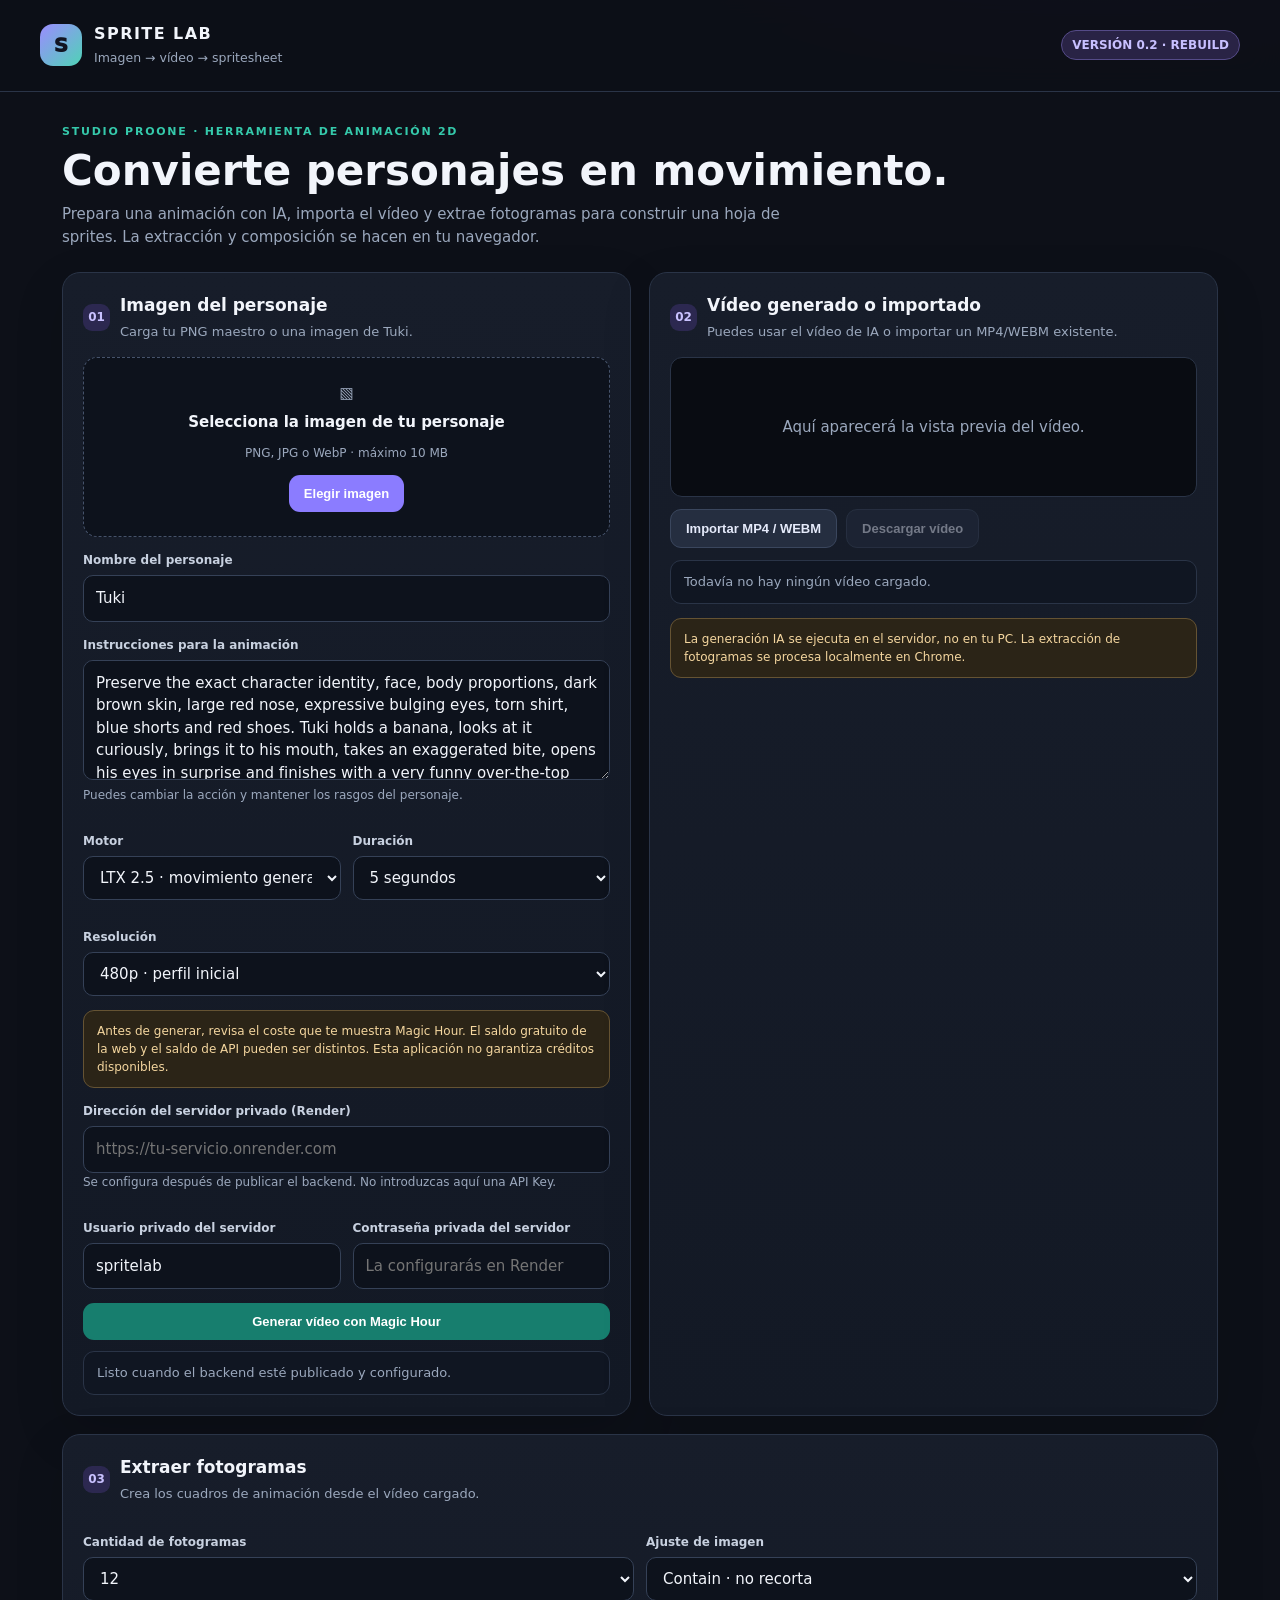
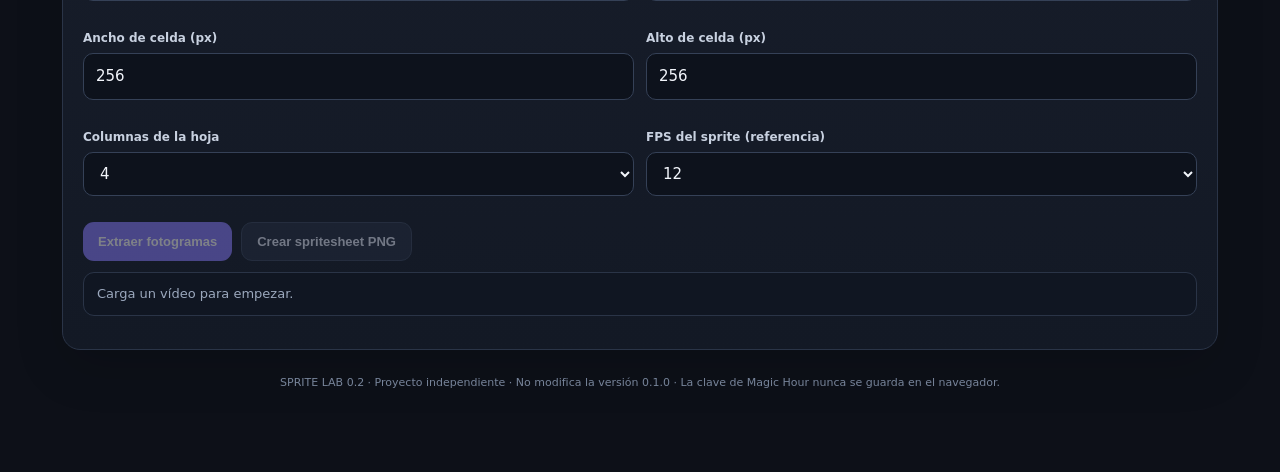
<file: index.html>
<!doctype html>
<html lang="es">
<head>
<meta charset="utf-8"><meta name="viewport" content="width=device-width, initial-scale=1">
<meta name="theme-color" content="#10131c"><title>SPRITE LAB 0.2</title>
<style>
:root{color-scheme:dark;--bg:#0d1018;--panel:#151a26;--panel2:#1b2231;--line:#2a3447;--text:#f2f5fb;--muted:#9ba8bd;--accent:#8b7cff;--accent2:#35c9ab;--warn:#ffca72;--danger:#ff7f87}
*{box-sizing:border-box}body{margin:0;background:radial-gradient(1100px 550px at 85% -10%,#29244b 0%,transparent 55%),var(--bg);color:var(--text);font:15px/1.5 Inter,ui-sans-serif,system-ui,-apple-system,Segoe UI,Roboto,Arial,sans-serif}
header{display:flex;align-items:center;justify-content:space-between;gap:20px;padding:22px max(22px,calc((100vw - 1200px)/2));border-bottom:1px solid var(--line);background:#0d1018dd;position:sticky;top:0;z-index:5;backdrop-filter:blur(16px)}.brand{display:flex;align-items:center;gap:12px}.logo{width:42px;height:42px;border-radius:13px;background:linear-gradient(135deg,#9b8cff,#4fd3b6);display:grid;place-items:center;color:#111522;font-weight:950;font-size:20px}.brand strong{display:block;font-size:16px;letter-spacing:.09em}.brand small{color:var(--muted)}.version{color:#c8c0ff;border:1px solid #554b88;background:#292345;padding:5px 10px;border-radius:99px;font-size:12px;font-weight:700}
main{max-width:1200px;margin:0 auto;padding:32px 22px 70px}.hero{margin:0 0 24px}.eyebrow{color:var(--accent2);font-size:11px;font-weight:800;letter-spacing:.16em;text-transform:uppercase}.hero h1{font-size:clamp(28px,4vw,42px);line-height:1.12;margin:7px 0 9px}.hero p{margin:0;color:var(--muted);max-width:720px}.layout{display:grid;grid-template-columns:1fr 1fr;gap:18px}.panel{background:linear-gradient(180deg,#171d2a,#131925);border:1px solid var(--line);border-radius:18px;padding:20px;box-shadow:0 18px 50px #0002;min-width:0}.panel.full{grid-column:1/-1}.panel-head{display:flex;align-items:center;gap:10px;margin-bottom:16px}.step{width:27px;height:27px;border-radius:9px;display:grid;place-items:center;background:#2c2850;color:#c9c1ff;font-size:12px;font-weight:850}.panel h2{margin:0;font-size:17px}.sub{color:var(--muted);font-size:13px;margin:3px 0 0}.drop{border:1px dashed #46536b;border-radius:14px;min-height:180px;background:#0d121c;display:grid;place-items:center;overflow:hidden;position:relative;text-align:center;padding:18px}.drop img{max-width:100%;max-height:300px;object-fit:contain;display:none}.drop.has-image img{display:block}.drop.has-image .empty{display:none}.empty{color:var(--muted)}.empty b{display:block;color:var(--text);margin:7px 0}.file{display:none}.btn,button{border:0;border-radius:11px;padding:11px 15px;background:var(--accent);color:white;font-weight:750;cursor:pointer;font-size:13px;transition:.15s}.btn:hover,button:hover{filter:brightness(1.09);transform:translateY(-1px)}button:disabled{opacity:.45;cursor:not-allowed;transform:none}.btn.secondary,button.secondary{background:#252e40;color:#e5eafa;border:1px solid #3a465d}.btn.green,button.green{background:#177e6e}.btn.danger{background:#67313d}.actions{display:flex;flex-wrap:wrap;gap:9px;margin-top:12px}.field{margin:14px 0}.field label{display:block;font-size:12px;font-weight:750;color:#c8d1e0;margin-bottom:6px}.field input,.field select,.field textarea{width:100%;background:#0d121c;border:1px solid #354157;border-radius:10px;color:var(--text);padding:11px 12px;font:inherit;outline:none}.field textarea{resize:vertical;min-height:120px}.field input:focus,.field select:focus,.field textarea:focus{border-color:var(--accent)}.row2{display:grid;grid-template-columns:1fr 1fr;gap:12px}.hint{color:var(--muted);font-size:12px}.notice{border:1px solid #655333;background:#2b2417;color:#f4d69f;padding:11px 13px;border-radius:11px;font-size:12px;margin:14px 0}.status{border:1px solid var(--line);border-radius:11px;padding:11px 13px;background:#101622;color:var(--muted);font-size:13px;min-height:44px}.status.ok{border-color:#236d5e;color:#a6ecd9}.status.err{border-color:#7c3c4b;color:#ffc1c5}.status.work{border-color:#6654a1;color:#d0c7ff}.bar{height:6px;background:#293245;border-radius:99px;overflow:hidden;margin-top:10px;display:none}.bar span{height:100%;width:0;display:block;background:linear-gradient(90deg,var(--accent),var(--accent2));transition:width .2s}.video-wrap{background:#090c12;border:1px solid var(--line);border-radius:12px;min-height:140px;display:grid;place-items:center;overflow:hidden}.video-wrap video{width:100%;max-height:420px;display:block}.video-wrap .placeholder{padding:35px;color:var(--muted);text-align:center}.grid-preview{display:grid;grid-template-columns:repeat(6,1fr);gap:8px;margin-top:13px}.thumb{background:#0c111a;border:1px solid var(--line);border-radius:8px;aspect-ratio:1;overflow:hidden;display:grid;place-items:center}.thumb img{width:100%;height:100%;object-fit:contain}.download-row{display:flex;flex-wrap:wrap;gap:9px;margin-top:12px}.foot{color:#77849a;text-align:center;font-size:11px;margin-top:25px}.tiny{font-size:11px;color:var(--muted)}
@media(max-width:820px){.layout{grid-template-columns:1fr}.panel.full{grid-column:auto}header{padding:15px 18px}.grid-preview{grid-template-columns:repeat(4,1fr)}}
</style>
</head>
<body>
<header><div class="brand"><div class="logo">S</div><div><strong>SPRITE LAB</strong><small>Imagen → vídeo → spritesheet</small></div></div><span class="version">VERSIÓN 0.2 · REBUILD</span></header>
<main>
<section class="hero"><div class="eyebrow">Studio ProOne · herramienta de animación 2D</div><h1>Convierte personajes en movimiento.</h1><p>Prepara una animación con IA, importa el vídeo y extrae fotogramas para construir una hoja de sprites. La extracción y composición se hacen en tu navegador.</p></section>
<div class="layout">
<section class="panel">
 <div class="panel-head"><span class="step">01</span><div><h2>Imagen del personaje</h2><p class="sub">Carga tu PNG maestro o una imagen de Tuki.</p></div></div>
 <div class="drop" id="imageDrop"><div class="empty">▧<b>Selecciona la imagen de tu personaje</b><span class="hint">PNG, JPG o WebP · máximo 10 MB</span><div class="actions" style="justify-content:center"><button id="chooseImage">Elegir imagen</button></div></div><img id="imagePreview" alt="Vista previa del personaje"></div>
 <input class="file" id="imageFile" type="file" accept="image/png,image/jpeg,image/webp">
 <div class="field"><label for="characterName">Nombre del personaje</label><input id="characterName" value="Tuki" maxlength="60"></div>
 <div class="field"><label for="prompt">Instrucciones para la animación</label><textarea id="prompt">Preserve the exact character identity, face, body proportions, dark brown skin, large red nose, expressive bulging eyes, torn shirt, blue shorts and red shoes. Tuki holds a banana, looks at it curiously, brings it to his mouth, takes an exaggerated bite, opens his eyes in surprise and finishes with a very funny over-the-top reaction. Smooth fluid 2D cartoon motion, consistent character design, full body visible and centered, static camera, clean simple background, no extra characters, no cuts, no camera movement, no redesign.</textarea><div class="hint">Puedes cambiar la acción y mantener los rasgos del personaje.</div></div>
 <div class="row2"><div class="field"><label for="model">Motor</label><select id="model"><option value="ltx-2.5">LTX 2.5 · movimiento general</option><option value="wan-2.2">WAN 2.2 · acción física</option></select></div><div class="field"><label for="duration">Duración</label><select id="duration"><option value="5">5 segundos</option></select></div></div>
 <div class="field"><label for="resolution">Resolución</label><select id="resolution"><option value="480p">480p · perfil inicial</option></select></div>
 <div class="notice">Antes de generar, revisa el coste que te muestra Magic Hour. El saldo gratuito de la web y el saldo de API pueden ser distintos. Esta aplicación no garantiza créditos disponibles.</div>
 <div class="field"><label for="backendUrl">Dirección del servidor privado (Render)</label><input id="backendUrl" placeholder="https://tu-servicio.onrender.com" autocomplete="url"><div class="hint">Se configura después de publicar el backend. No introduzcas aquí una API Key.</div></div>
 <div class="row2"><div class="field"><label for="apiUser">Usuario privado del servidor</label><input id="apiUser" value="spritelab" autocomplete="username"></div><div class="field"><label for="apiPass">Contraseña privada del servidor</label><input id="apiPass" type="password" autocomplete="current-password" placeholder="La configurarás en Render"></div></div>
 <button class="green" id="generateBtn" style="width:100%">Generar vídeo con Magic Hour</button>
 <div class="bar" id="genBar"><span id="genBarFill"></span></div><div class="status" id="genStatus" style="margin-top:11px">Listo cuando el backend esté publicado y configurado.</div>
</section>
<section class="panel">
 <div class="panel-head"><span class="step">02</span><div><h2>Vídeo generado o importado</h2><p class="sub">Puedes usar el vídeo de IA o importar un MP4/WEBM existente.</p></div></div>
 <div class="video-wrap" id="videoWrap"><div class="placeholder">Aquí aparecerá la vista previa del vídeo.</div><video id="videoPreview" controls playsinline style="display:none"></video></div>
 <input class="file" id="videoFile" type="file" accept="video/mp4,video/webm,video/quicktime">
 <div class="actions"><button class="secondary" id="importVideoBtn">Importar MP4 / WEBM</button><button class="secondary" id="downloadVideoBtn" disabled>Descargar vídeo</button></div>
 <div class="status" id="videoStatus" style="margin-top:12px">Todavía no hay ningún vídeo cargado.</div>
 <div class="notice">La generación IA se ejecuta en el servidor, no en tu PC. La extracción de fotogramas se procesa localmente en Chrome.</div>
</section>
<section class="panel full">
 <div class="panel-head"><span class="step">03</span><div><h2>Extraer fotogramas</h2><p class="sub">Crea los cuadros de animación desde el vídeo cargado.</p></div></div>
 <div class="row2"><div class="field"><label for="frameCount">Cantidad de fotogramas</label><select id="frameCount"><option>8</option><option selected>12</option><option>16</option><option>20</option><option>24</option><option>32</option><option>48</option></select></div><div class="field"><label for="fitMode">Ajuste de imagen</label><select id="fitMode"><option value="contain">Contain · no recorta</option><option value="cover">Cover · rellena la celda</option></select></div></div>
 <div class="row2"><div class="field"><label for="cellWidth">Ancho de celda (px)</label><input id="cellWidth" type="number" min="32" max="1024" value="256"></div><div class="field"><label for="cellHeight">Alto de celda (px)</label><input id="cellHeight" type="number" min="32" max="1024" value="256"></div></div>
 <div class="row2"><div class="field"><label for="columns">Columnas de la hoja</label><select id="columns"><option>2</option><option>3</option><option selected>4</option><option>5</option><option>6</option><option>8</option></select></div><div class="field"><label for="fps">FPS del sprite (referencia)</label><select id="fps"><option>8</option><option>10</option><option selected>12</option><option>15</option><option>24</option><option>30</option></select></div></div>
 <div class="actions"><button id="extractBtn" disabled>Extraer fotogramas</button><button class="secondary" id="makeSheetBtn" disabled>Crear spritesheet PNG</button></div>
 <div class="bar" id="extractBar"><span id="extractBarFill"></span></div><div class="status" id="extractStatus" style="margin-top:11px">Carga un vídeo para empezar.</div>
 <div id="frameGallery" class="grid-preview"></div>
 <div id="sheetPreviewWrap" style="display:none;margin-top:16px"><div class="panel-head"><h2>Vista previa de la spritesheet</h2></div><div class="drop"><img id="sheetPreview" alt="Spritesheet" style="display:block;max-height:500px"></div><div class="download-row"><button class="green" id="downloadSheetBtn">Descargar PNG</button><button class="secondary" id="downloadManifestBtn">Descargar manifest.json</button></div></div>
</section>
</div>
<p class="foot">SPRITE LAB 0.2 · Proyecto independiente · No modifica la versión 0.1.0 · La clave de Magic Hour nunca se guarda en el navegador.</p>
</main>
<script>
(() => {
'use strict';
const $ = id => document.getElementById(id);
let characterFile = null, videoUrl = null, frames = [], sheetBlob = null, manifest = null, resultVideoUrl = null;
let authUser = '', authPass = '';
const setStatus = (id, message, type='') => { const el=$(id); el.textContent=message; el.className='status'+(type?' '+type:''); };
const setBar = (id, fillId, pct, visible=true) => { $(id).style.display=visible?'block':'none'; $(fillId).style.width=Math.max(0,Math.min(100,pct))+'%'; };
const bytesText = n => n<1024*1024?(n/1024).toFixed(0)+' KB':(n/1024/1024).toFixed(1)+' MB';
function revoke(url){if(url)URL.revokeObjectURL(url);}
$('chooseImage').addEventListener('click',()=>$('imageFile').click());
$('imageDrop').addEventListener('click',e=>{if(e.target.id!=='chooseImage')$('imageFile').click();});
$('imageFile').addEventListener('change',()=>{
 const f=$('imageFile').files[0]; if(!f)return;
 if(!['image/png','image/jpeg','image/webp'].includes(f.type)||f.size>10*1024*1024){setStatus('genStatus','Usa PNG, JPG o WebP de máximo 10 MB.','err');return;}
 characterFile=f; $('imagePreview').src=URL.createObjectURL(f); $('imageDrop').classList.add('has-image');
 setStatus('genStatus',`Imagen cargada: ${f.name} (${bytesText(f.size)}).`,'ok');
});
$('backendUrl').value=localStorage.getItem('spriteLabBackendUrl')||'';
$('backendUrl').addEventListener('change',()=>localStorage.setItem('spriteLabBackendUrl',$('backendUrl').value.trim().replace(/\/$/,'')));
function basicHeader(){return 'Basic '+btoa(unescape(encodeURIComponent(authUser+':'+authPass)));}
async function readJson(response){let data={};try{data=await response.json();}catch{}if(!response.ok)throw new Error(data.detail||`Error HTTP ${response.status}`);return data;}
$('generateBtn').addEventListener('click', async()=>{
 if(!characterFile){setStatus('genStatus','Primero carga la imagen del personaje.','err');return;}
 const base=$('backendUrl').value.trim().replace(/\/$/,'');
 if(!/^https:\/\//i.test(base)){setStatus('genStatus','Primero necesitamos la dirección HTTPS del backend publicado.','err');return;}
 authUser=$('apiUser').value.trim(); authPass=$('apiPass').value;
 if(!authUser||!authPass){setStatus('genStatus','Escribe el usuario y la contraseña privada configurados en Render.','err');return;}
 const btn=$('generateBtn');btn.disabled=true;setBar('genBar','genBarFill',10,true);setStatus('genStatus','Enviando la imagen al servidor privado…','work');
 try{
  const form=new FormData();form.append('image',characterFile);form.append('prompt',$('prompt').value.trim());form.append('model',$('model').value);form.append('duration_seconds',$('duration').value);form.append('resolution',$('resolution').value);
  const created=await readJson(await fetch(base+'/api/v1/videos',{method:'POST',headers:{Authorization:basicHeader()},body:form}));
  setStatus('genStatus','Trabajo enviado. Magic Hour está generando el vídeo; puede tardar varios minutos.','work');setBar('genBar','genBarFill',20,true);
  const started=Date.now(); let data;
  while(Date.now()-started<20*60*1000){await new Promise(r=>setTimeout(r,5000));data=await readJson(await fetch(base+'/api/v1/videos/'+encodeURIComponent(created.job_id),{headers:{Authorization:basicHeader()}}));
   if(data.status==='complete')break;if(data.status==='error')throw new Error(data.error||'La generación falló.');
   const pct=Math.min(90,25+Math.floor((Date.now()-started)/(20*60*1000)*65));setBar('genBar','genBarFill',pct,true);setStatus('genStatus',data.status==='queued'?'En cola…':'Generando… No cierres esta página.','work');
  }
  if(!data||data.status!=='complete')throw new Error('La generación tardó demasiado. Comprueba el estado del servicio antes de volver a intentarlo.');
  const fileResponse=await fetch(base+data.video_url,{headers:{Authorization:basicHeader()}});if(!fileResponse.ok)throw new Error('El vídeo terminó, pero no se pudo descargar desde el servidor.');
  const blob=await fileResponse.blob();revoke(resultVideoUrl);resultVideoUrl=URL.createObjectURL(blob);loadVideoUrl(resultVideoUrl,'Vídeo generado con Magic Hour.');
  setBar('genBar','genBarFill',100,true);setStatus('genStatus','¡Vídeo generado y descargado al navegador!','ok');
 }catch(err){setStatus('genStatus',err.message||'Error inesperado.','err');setBar('genBar','genBarFill',0,false);}
 finally{btn.disabled=false;}
});
function loadVideoUrl(url,message){
 revoke(videoUrl);videoUrl=url;$('videoPreview').src=url;$('videoPreview').style.display='block';$('videoWrap').querySelector('.placeholder')?.remove();
 $('videoPreview').onloadedmetadata=()=>{$('extractBtn').disabled=false;$('downloadVideoBtn').disabled=false;setStatus('videoStatus',`${message} Duración: ${$('videoPreview').duration.toFixed(2)} s.`,'ok');};
 $('videoPreview').onerror=()=>setStatus('videoStatus','No se pudo leer el vídeo. Prueba MP4 H.264 o WebM compatible con Chrome.','err');
}
$('importVideoBtn').addEventListener('click',()=>$('videoFile').click());
$('videoFile').addEventListener('change',()=>{const f=$('videoFile').files[0];if(!f)return;if(f.size>500*1024*1024){setStatus('videoStatus','El vídeo supera 500 MB.','err');return;}loadVideoUrl(URL.createObjectURL(f),`Vídeo importado: ${f.name}`);});
$('downloadVideoBtn').addEventListener('click',()=>{if(!resultVideoUrl)return;const a=document.createElement('a');a.href=resultVideoUrl;a.download='sprite-lab-video.mp4';a.click();});
function seek(video,time){return new Promise((resolve,reject)=>{if(Math.abs(video.currentTime-time)<0.001){resolve();return;}const done=()=>{cleanup();resolve();},fail=()=>{cleanup();reject(new Error('No se pudo posicionar el vídeo.'));},cleanup=()=>{video.removeEventListener('seeked',done);video.removeEventListener('error',fail);};video.addEventListener('seeked',done,{once:true});video.addEventListener('error',fail,{once:true});video.currentTime=time;});}
function drawFit(ctx,source,w,h,mode){ctx.clearRect(0,0,w,h);const sw=source.videoWidth||source.width,sh=source.videoHeight||source.height;const scale=mode==='cover'?Math.max(w/sw,h/sh):Math.min(w/sw,h/sh);const dw=sw*scale,dh=sh*scale;ctx.drawImage(source,(w-dw)/2,(h-dh)/2,dw,dh);}
$('extractBtn').addEventListener('click',async()=>{
 const v=$('videoPreview');if(!v.src||!Number.isFinite(v.duration)||v.duration<=0){setStatus('extractStatus','Carga primero un vídeo válido.','err');return;}
 const count=Number($('frameCount').value),w=Number($('cellWidth').value),h=Number($('cellHeight').value);
 if(!Number.isInteger(w)||!Number.isInteger(h)||w<32||h<32||w>1024||h>1024){setStatus('extractStatus','El tamaño de celda debe estar entre 32 y 1024 px.','err');return;}
 $('extractBtn').disabled=true;$('makeSheetBtn').disabled=true;frames=[];$('frameGallery').innerHTML='';setBar('extractBar','extractBarFill',0,true);setStatus('extractStatus','Extrayendo fotogramas en este navegador…','work');
 try{
  const end=Math.max(0,v.duration-Math.min(.05,v.duration*.005));
  for(let i=0;i<count;i++){
   const t=count===1?0:end*i/(count-1);await seek(v,t);
   const c=document.createElement('canvas');c.width=w;c.height=h;drawFit(c.getContext('2d'),v,w,h,$('fitMode').value);frames.push(c);
   setBar('extractBar','extractBarFill',(i+1)/count*100,true);
  }
  const gallery=$('frameGallery');frames.forEach((c,i)=>{const d=document.createElement('div');d.className='thumb';const img=document.createElement('img');img.src=c.toDataURL('image/png');img.alt='Frame '+(i+1);d.append(img);gallery.append(d);});
  $('makeSheetBtn').disabled=false;setStatus('extractStatus',`${frames.length} fotogramas extraídos correctamente.`,'ok');
 }catch(err){setStatus('extractStatus',err.message,'err');}finally{$('extractBtn').disabled=false;}
});
$('makeSheetBtn').addEventListener('click',()=>{
 if(!frames.length)return;const cols=Number($('columns').value),w=frames[0].width,h=frames[0].height,rows=Math.ceil(frames.length/cols);
 if(cols*w*rows*h>100000000){setStatus('extractStatus','La hoja resultante es demasiado grande. Reduce el tamaño o las columnas.','err');return;}
 const sheet=document.createElement('canvas');sheet.width=cols*w;sheet.height=rows*h;const ctx=sheet.getContext('2d');frames.forEach((f,i)=>ctx.drawImage(f,(i%cols)*w,Math.floor(i/cols)*h));
 sheet.toBlob(blob=>{if(!blob){setStatus('extractStatus','No se pudo crear el PNG.','err');return;}sheetBlob=blob;const url=URL.createObjectURL(blob);$('sheetPreview').src=url;$('sheetPreviewWrap').style.display='block';
 manifest={project:'SPRITE LAB 0.2',created_at:new Date().toISOString(),source_duration_seconds:$('videoPreview').duration,frame_count:frames.length,columns:cols,rows,cell_width:w,cell_height:h,fps:Number($('fps').value),fit:$('fitMode').value,frames:frames.map((_,i)=>({index:i,x:(i%cols)*w,y:Math.floor(i/cols)*h}))};
 setStatus('extractStatus',`Spritesheet lista: ${sheet.width} × ${sheet.height} px.`,'ok');},'image/png');
});
$('downloadSheetBtn').addEventListener('click',()=>downloadBlob(sheetBlob,'spritesheet.png'));
$('downloadManifestBtn').addEventListener('click',()=>downloadBlob(new Blob([JSON.stringify(manifest,null,2)],{type:'application/json'}),'manifest.json'));
function downloadBlob(blob,name){if(!blob)return;const url=URL.createObjectURL(blob),a=document.createElement('a');a.href=url;a.download=name;a.click();setTimeout(()=>URL.revokeObjectURL(url),2000);}
})();
</script>
</body></html>
</file>
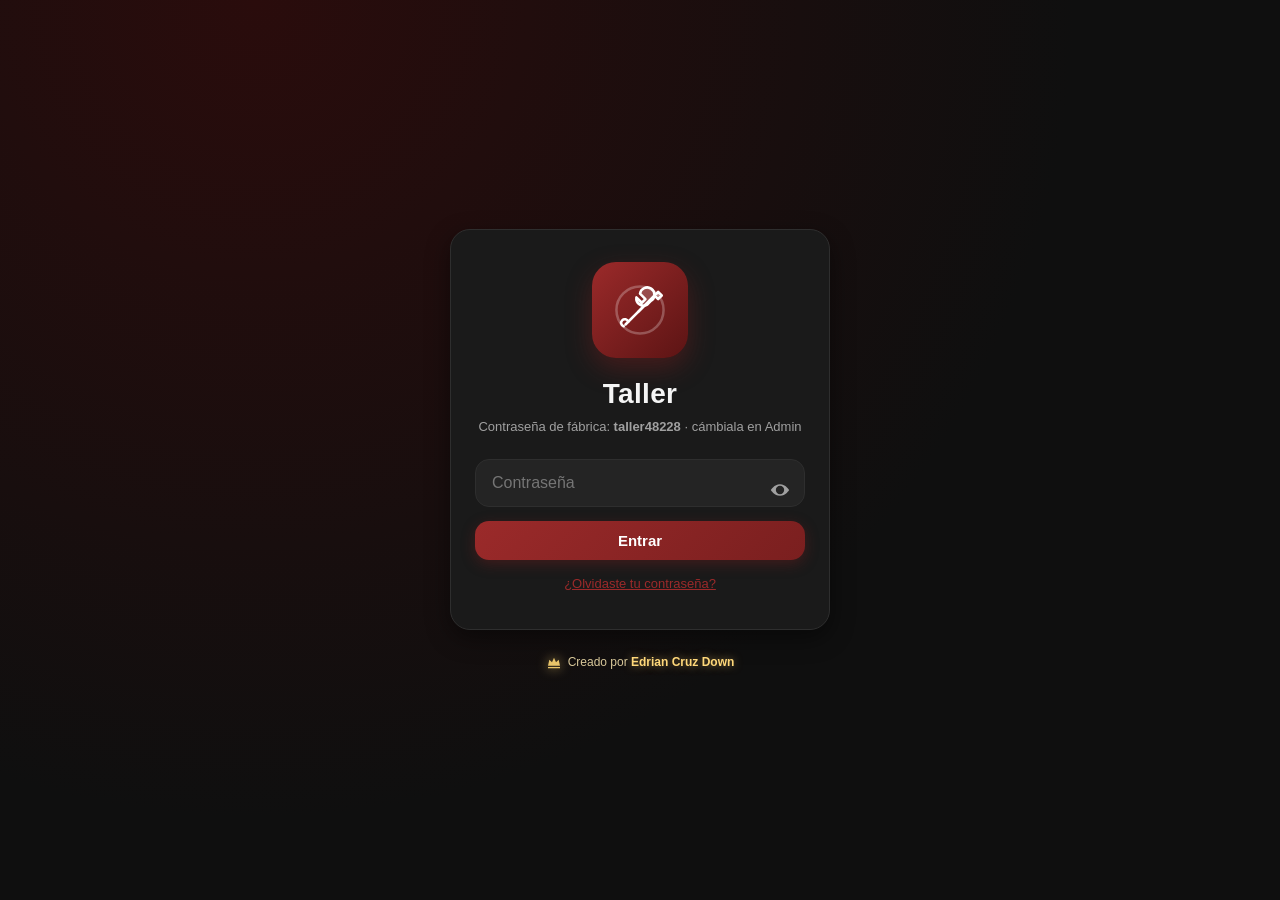
<file: index.src.html>
<!DOCTYPE html>
<html lang="es">
<head>
  <meta charset="UTF-8" />
  <meta name="viewport" content="width=device-width, initial-scale=1, viewport-fit=cover" />
  <meta name="theme-color" content="#1a1a1a" />
  <meta name="color-scheme" content="dark" />
  <title>Taller</title>
  <link rel="manifest" href="manifest.json" />
  <link rel="icon" href="icons/favicon-32.png" sizes="32x32" type="image/png" />
  <link rel="icon" href="icons/icon-192.png" sizes="192x192" type="image/png" />
  <link rel="apple-touch-icon" href="icons/icon-192.png" />
  <!-- iOS: instalar en pantalla de inicio con aspecto de app nativa -->
  <meta name="apple-mobile-web-app-capable" content="yes" />
  <meta name="mobile-web-app-capable" content="yes" />
  <meta name="apple-mobile-web-app-status-bar-style" content="black-translucent" />
  <meta name="apple-mobile-web-app-title" content="Taller" />
  <link rel="stylesheet" href="css/styles.min.css?v=68" />
  <!-- ===== SPLASH v57 (inline: se pinta ANTES de descargar cualquier JS) =====
       Anillo de progreso circular con trazo REAL que sigue al avance, logo
       con respiración sutil, brillo de barrido, nombre con subrayado animado
       y fundido de salida. Solo CSS (rápido de pintar). v61: rediseño más
       vivo y compacto — el anillo ahora COMPLETA su giro con el progreso
       real y late mientras carga. -->
  <style>
    #edrSplash{position:fixed;inset:0;z-index:9999;display:flex;flex-direction:column;align-items:center;justify-content:center;gap:12px;background:radial-gradient(120% 120% at 50% 0%,#151515 0%,#0d0d0d 55%,#0a0a0a 100%);color:#e8e8e8;font-family:system-ui,-apple-system,'Segoe UI',Roboto,sans-serif;transition:opacity .38s ease,transform .38s ease}
    #edrSplash.done{opacity:0;transform:scale(1.02);pointer-events:none}
    #edrSplash .sp-wrap{position:relative;width:96px;height:96px;display:flex;align-items:center;justify-content:center}
    #edrSplash .sp-ring{position:absolute;inset:0;border-radius:50%;
      background:conic-gradient(#e05555 calc(var(--sp,0)*1%),rgba(255,255,255,.08) 0);
      -webkit-mask:radial-gradient(farthest-side,transparent calc(100% - 6px),#000 calc(100% - 5px));
      mask:radial-gradient(farthest-side,transparent calc(100% - 6px),#000 calc(100% - 5px));
      transition:background .25s ease;animation:sp-beat 1.6s ease-in-out infinite}
    @keyframes sp-beat{0%,100%{filter:brightness(1)}50%{filter:brightness(1.35)}}
    #edrSplash .sp-ring::after{content:'';position:absolute;inset:-10px;border-radius:50%;
      box-shadow:0 0 34px rgba(224,85,85,.28);opacity:0;animation:sp-halo 1.6s ease-in-out infinite}
    @keyframes sp-halo{50%{opacity:1}}
    #edrSplash .sp-logo{width:78px;height:78px;border-radius:20px;position:relative;overflow:hidden;background:linear-gradient(145deg,#1f1f1f,#141414);border:1px solid rgba(255,255,255,.09);box-shadow:0 12px 40px rgba(0,0,0,.55),inset 0 1px 0 rgba(255,255,255,.06);display:flex;align-items:center;justify-content:center;color:#e05555}
    #edrSplash .sp-logo::after{content:'';position:absolute;inset:0;background:linear-gradient(105deg,transparent 40%,rgba(255,255,255,.16) 50%,transparent 60%);transform:translateX(-120%);animation:sp-shine 2s ease-in-out infinite}
    @keyframes sp-shine{55%,100%{transform:translateX(120%)}}
    #edrSplash .sp-logo svg{width:46px;height:46px;animation:sp-pulse 1.6s ease-in-out infinite;filter:drop-shadow(0 2px 10px rgba(224,85,85,.5))}
    @keyframes sp-pulse{0%,100%{transform:scale(1)}50%{transform:scale(.94)}}
    #edrSplash .sp-name{font-size:27px;font-weight:800;letter-spacing:.5px;background:linear-gradient(90deg,#fff 40%,#e05555 90%);-webkit-background-clip:text;background-clip:text;color:transparent;position:relative;padding-bottom:8px}
    #edrSplash .sp-name::after{content:'';position:absolute;left:50%;bottom:0;width:0;height:2.5px;border-radius:2px;background:linear-gradient(90deg,#e05555,#fff);transform:translateX(-50%);animation:sp-underline 1.4s ease-out .25s forwards}
    @keyframes sp-underline{to{width:74%}}
    #edrSplash .sp-row{display:flex;align-items:center;gap:10px;margin-top:2px}
    #edrSplash .sp-msg{font-size:12.5px;color:#a8a8a8;min-height:16px;letter-spacing:.3px}
    #edrSplash .sp-pct{font-size:11px;font-weight:700;color:#e05555;font-variant-numeric:tabular-nums;letter-spacing:.8px;padding:2px 8px;border-radius:999px;background:rgba(224,85,85,.12);border:1px solid rgba(224,85,85,.3)}
    #edrSplash .sp-ver{position:absolute;bottom:20px;font-size:10.5px;color:#5a5a5a;letter-spacing:1.5px}
    @media (prefers-reduced-motion:reduce){#edrSplash .sp-ring,#edrSplash .sp-logo::after,#edrSplash .sp-logo svg,#edrSplash .sp-ring::after,#edrSplash .sp-name::after{animation:none}}
  </style>
</head>
<body>
  <!-- SPLASH: se oculta desde app.js tras el primer render real -->
  <div id="edrSplash" aria-hidden="true">
    <div class="sp-wrap">
      <div class="sp-ring" id="spRing"></div>
      <div class="sp-logo">
        <svg viewBox="0 0 64 64" xmlns="http://www.w3.org/2000/svg">
          <g fill="none" stroke="currentColor" stroke-width="2.8" stroke-linecap="round" stroke-linejoin="round">
            <circle cx="32" cy="32" r="26" stroke-opacity=".25"/>
            <path d="M16 48 L36 28" />
            <path d="M14 50 a4 4 0 1 1 5 -5" />
            <path d="M44 22 a8 8 0 1 0 -12 -8 l6 6 -4 4 -6 -6 a8 8 0 0 0 12 8 z" fill="currentColor" fill-opacity=".2"/>
            <path d="M50 14 L30 34" />
            <path d="M52 12 l4 4 -4 4 -4 -4 z" fill="currentColor" fill-opacity=".3"/>
          </g>
        </svg>
      </div>
    </div>
    <div class="sp-name">Taller</div>
    <div class="sp-row">
      <span class="sp-msg" id="spMsg">Preparando almacenamiento…</span>
      <span class="sp-pct" id="spPct">0%</span>
    </div>
    <div class="sp-ver">EDR · v68</div>
  </div>
  <!-- LOGIN -->
  <section id="loginScreen" class="login-screen hidden">
    <div class="login-card">
      <div class="logo-circle" id="loginLogo"></div>
      <h1 id="loginTitle" class="brand-name">Taller</h1>
      <p class="muted">Acceso del técnico</p>
      <div class="pwd-wrap">
        <input type="password" id="loginPass" placeholder="Contraseña" autocomplete="current-password" />
        <button type="button" class="pwd-eye" data-pwd-toggle aria-label="Mostrar contraseña">
          <svg viewBox="0 0 24 24" class="ico eye-on"><path d="M12 5c-7 0-11 7-11 7s4 7 11 7 11-7 11-7-4-7-11-7zm0 12a5 5 0 1 1 0-10 5 5 0 0 1 0 10zm0-8a3 3 0 1 0 0 6 3 3 0 0 1 0-6z"/></svg>
          <svg viewBox="0 0 24 24" class="ico eye-off"><path d="M2 4.3L3.3 3l18 18-1.3 1.3-3-3A12 12 0 0 1 12 20C5 20 1 13 1 13a17 17 0 0 1 4.4-5.1L2 4.3zM12 8a5 5 0 0 1 5 5c0 .7-.1 1.3-.4 1.9l-2-2A3 3 0 0 0 12 10c-.3 0-.6 0-.9.1l-2-2C9.7 8 10.8 8 12 8zm0-3c7 0 11 7 11 7a17 17 0 0 1-3.2 4l-1.4-1.4A14 14 0 0 0 21 13s-3.5-6-9-6c-.8 0-1.5.1-2.2.3L8.3 5.9C9.5 5.3 10.7 5 12 5z"/></svg>
        </button>
      </div>
      <button class="btn-primary" id="loginBtn">Entrar</button>
      <button type="button" id="forgotBtn" class="forgot-link">¿Olvidaste tu contraseña?</button>
      <p id="loginError" class="err hidden">Contraseña incorrecta</p>
    </div>
    <footer class="credit">
      <svg viewBox="0 0 24 24" class="crown"><path d="M3 18h18v2H3zm0-2l2-9 4 4 3-7 3 7 4-4 2 9H3z"/></svg>
      <span>Creado por <b>Edrian Cruz Down</b></span>
    </footer>
  </section>

  <!-- APP -->
  <div id="app" class="hidden">
    <header class="topbar">
      <div class="topbar-main">
        <div class="brand-block">
          <div class="brand-row">
            <div class="brand-logo" id="appLogo"></div>
            <h1 id="appTitle" class="brand-name">Taller</h1>
          </div>
          <div class="creator-row">
            <div class="creator-left">
              <svg viewBox="0 0 24 24" class="crown"><path d="M3 18h18v2H3zm0-2l2-9 4 4 3-7 3 7 4-4 2 9H3z"/></svg>
              <span>Creado por <b>Edrian Cruz Down</b></span>
            </div>
            <div class="creator-right" id="creatorContacts"></div>
          </div>
        </div>
        <div class="topbar-actions">
          <button class="icon-btn" id="headerPendBtn" title="Pendientes" aria-label="Pendientes">
            <svg viewBox="0 0 24 24" class="ico"><path d="M12 2a10 10 0 1 0 0 20 10 10 0 0 0 0-20zm1 15h-2v-2h2v2zm0-4h-2V7h2v6z" fill="none" stroke="currentColor" stroke-width="2" stroke-linejoin="round"/></svg>
            <span class="pend-badge" id="pendBadge" hidden></span>
          </button>
          <button class="icon-btn" id="headerSearchBtn" title="Buscar" aria-label="Buscar">
            <svg viewBox="0 0 24 24" class="ico"><path d="M21 20l-5.6-5.6a8 8 0 1 0-1.4 1.4L19.6 21.4 21 20zM4 10a6 6 0 1 1 12 0 6 6 0 0 1-12 0z"/></svg>
          </button>
          <button class="icon-btn" id="logoutBtn" title="Salir">
            <svg viewBox="0 0 24 24" class="ico"><path d="M10 17l-1.4-1.4 2.6-2.6H3v-2h8.2L8.6 8.4 10 7l5 5-5 5zm10 2H12v-2h8V5h-8V3h8a2 2 0 0 1 2 2v14a2 2 0 0 1-2 2z"/></svg>
          </button>
        </div>
      </div>
    </header>

    <main id="view"></main>

    <nav class="tabbar">
      <button class="tab active" data-view="dashboard">
        <svg viewBox="0 0 24 24" class="ico"><path d="M3 13h8V3H3v10zm0 8h8v-6H3v6zm10 0h8V11h-8v10zm0-18v6h8V3h-8z"/></svg>
        <span>Inicio</span>
      </button>
      <button class="tab" data-view="repairs">
        <svg viewBox="0 0 24 24" class="ico"><path d="M22 7l-5-5-3 3 5 5 3-3zM2 22l8.5-8.5 2.5 2.5L4.5 24.5 2 22zm10-10l5 5L7 27H2v-5l10-10z"/></svg>
        <span>Reparaciones</span>
      </button>
      <button class="tab" data-view="search" aria-label="Buscar">
        <svg viewBox="0 0 24 24" class="ico"><path d="M21 20l-5.6-5.6a8 8 0 1 0-1.4 1.4L19.6 21.4 21 20zM4 10a6 6 0 1 1 12 0 6 6 0 0 1-12 0z"/></svg>
        <span>Buscar</span>
      </button>
      <span class="tab tab-spacer" aria-hidden="true"></span>
      <button class="tab fab-tab" data-view="chooser" aria-label="Agregar">
        <svg viewBox="0 0 24 24" class="ico"><path d="M19 13h-6v6h-2v-6H5v-2h6V5h2v6h6v2z"/></svg>
      </button>
      <button class="tab" data-view="summary">
        <svg viewBox="0 0 24 24" class="ico"><path d="M5 9.2h3v9H5v-9zm5.5-5h3v14h-3v-14zM16 13h3v5.2h-3V13z"/></svg>
        <span>Resumen</span>
      </button>
      <button class="tab" data-view="sales">
        <svg viewBox="0 0 24 24" class="ico"><path d="M7 18a2 2 0 1 0 0 4 2 2 0 0 0 0-4zm10 0a2 2 0 1 0 0 4 2 2 0 0 0 0-4zM7.2 14.6l.9-1.6h7.5a2 2 0 0 0 1.8-1.1l3.2-6.1L18.8 5l-3.2 6H8.5L4.3 2H1v2h2l3.6 7.6-1.4 2.5C4.5 15.4 5.4 17 6.9 17H19v-2H7.4l-.2-.4z"/></svg>
        <span>Comp/Vent</span>
      </button>
      <button class="tab" data-view="admin">
        <svg viewBox="0 0 24 24" class="ico"><path d="M19.4 13a7.5 7.5 0 0 0 0-2l2-1.6-2-3.4-2.4 1a7 7 0 0 0-1.7-1l-.4-2.5h-4l-.4 2.5a7 7 0 0 0-1.7 1l-2.4-1-2 3.4 2 1.6a7.5 7.5 0 0 0 0 2l-2 1.6 2 3.4 2.4-1a7 7 0 0 0 1.7 1l.4 2.5h4l.4-2.5a7 7 0 0 0 1.7-1l2.4 1 2-3.4-2-1.6zM12 15.5a3.5 3.5 0 1 1 0-7 3.5 3.5 0 0 1 0 7z"/></svg>
        <span>Admin</span>
      </button>
    </nav>
  </div>

  <!-- Modal — v57: cabecera fija propia (el botón CERRAR siempre visible
       al hacer scroll, grande y rojo) + cuerpo scrolleable por separado -->
  <div id="modal" class="modal hidden">
    <div class="modal-card">
      <div class="modal-head">
        <button class="modal-close" id="modalClose" aria-label="Cerrar ventana">
          <svg viewBox="0 0 24 24" class="ico"><path d="M19 6.4L17.6 5 12 10.6 6.4 5 5 6.4 10.6 12 5 17.6 6.4 19 12 13.4 17.6 19 19 17.6 13.4 12z"/></svg>
        </button>
      </div>
      <div class="modal-scroll"><div id="modalBody"></div></div>
    </div>
  </div>

  <div id="toast" class="toast hidden"></div>

  <script src="js/db.min.js?v=68"></script>
  <script src="js/sync.min.js?v=68"></script>
  <script src="js/auth.min.js?v=68"></script>
  <!-- v53: PWA no es crítico para el primer render → defer (no bloquea) -->
  <script src="js/install.min.js?v=68" defer></script>
  <script src="js/ui.min.js?v=68"></script>
  <script src="js/views.min.js?v=68"></script>
  <script src="js/notify.min.js?v=68" defer></script>
  <script src="js/app.min.js?v=68"></script>
  <script>
    // ====== Service Worker + auto-actualización (v40) ======
    // La app se actualiza sola: al abrir, al recuperar conexión, al
    // volver al primer plano (lo típico en móvil) y cada 6 h con la app
    // abierta. El SW nuevo se activa de inmediato (SKIP_WAITING), borra
    // la caché vieja, recarga y muestra el aviso de versión nueva.
    (function(){
      if (!('serviceWorker' in navigator)) return;
      var hadController = !!navigator.serviceWorker.controller;
      var reloaded = false;

      navigator.serviceWorker.addEventListener('controllerchange', function(){
        // Solo recarga si este documento YA estaba controlado por un SW
        // anterior (evita el flash de la primera instalación) y no está
        // en medio de rellenar un formulario.
        if (reloaded || !hadController) return;
        var busy = document.querySelector('.modal:not(.hidden) form, .form-sheet:not(.hidden) form, form.dirty');
        if (busy){
          try{ UI.toast('✓ Nueva versión descargada. Se aplicará al cerrar esta pantalla.'); }catch(_){}
          return;
        }
        reloaded = true;
        try{ UI.toast('⟳ Nueva versión — actualizando…'); }catch(_){}
        setTimeout(function(){ location.reload(); }, 700);
      });

      window.addEventListener('load', function(){
        var regPromise = navigator.serviceWorker.register('sw.js', {updateViaCache:'none'}).then(function(reg){
          if (reg.waiting && navigator.serviceWorker.controller) reg.waiting.postMessage('SKIP_WAITING');
          reg.addEventListener('updatefound', function(){
            var nw = reg.installing;
            if (!nw) return;
            nw.addEventListener('statechange', function(){
              if (nw.state === 'installed' && navigator.serviceWorker.controller) nw.postMessage('SKIP_WAITING');
            });
          });
          return reg;
        }).catch(function(){ return null; });
        regPromise.then(function(reg){ if (reg) reg.update(); });

        function checkForUpdate(reg){ if (reg) reg.update(); }
        // Sondeo: al recuperar red / al volver al primer plano / cada 6 h
        window.addEventListener('online', function(){ regPromise.then(checkForUpdate); });
        document.addEventListener('visibilitychange', function(){
          if (document.visibilityState === 'visible') regPromise.then(checkForUpdate);
        });
        setInterval(function(){ regPromise.then(checkForUpdate); }, 6*60*60*1000);

        // Aviso "actualizada": compara la versión del SW activo con la
        // última que vio este dispositivo (localStorage).
        var tries = 0;
        function checkVersion(){
          var sw = navigator.serviceWorker.controller;
          if (!sw){
            if (++tries < 5) setTimeout(checkVersion, 1500);
            return;
          }
          var seen = null;
          try{ seen = localStorage.getItem('edr_sw_v'); }catch(_){}
          var onv = function(e){
            if (!e.data || e.data.type !== 'VERSION') return;
            navigator.serviceWorker.removeEventListener('message', onv);
            if (e.data.v && seen && String(seen) !== String(e.data.v)){
              try{ UI.toast('✓ App actualizada a la versión ' + e.data.v); }catch(_){}
            }
            try{ localStorage.setItem('edr_sw_v', String(e.data.v)); }catch(_){}
          };
          navigator.serviceWorker.addEventListener('message', onv);
          sw.postMessage('GET_VERSION');
        }
        checkVersion();
      });
    })();
  </script>
</body>
</html>
</file>
<file: css/styles.min.css>
:root{--bg:#0f0f0f;--surface:#1a1a1a;--surface-2:#242424;--border:#2e2e2e;--text:#f5f5f5;--muted:#a0a0a0;--primary:#7a1f1f;--primary-2:#5c1414;--primary-glow:#9b2a2a;--accent:#c0392b;--success:#1f7a3a;--warn:#b8860b;--danger:#a02020;--brown:#a16a3c;--brown-glow:#c08858;--radius:14px;--shadow:0 8px 24px rgba(0,0,0,.45);--font:-apple-system,BlinkMacSystemFont,'Segoe UI',Roboto,Helvetica,Arial,sans-serif;}*{box-sizing:border-box;-webkit-tap-highlight-color:transparent}html,body{margin:0;padding:0;background:var(--bg);color:var(--text);font-family:var(--font);font-size:16px;line-height:1.45;min-height:100vh;overflow-x:hidden;width:100%;max-width:100vw}.hidden{display:none!important}button{font-family:inherit}input,select,textarea{font-family:inherit;font-size:16px;max-width:100%}.ico{width:26px;height:26px;fill:currentColor;display:block;flex-shrink:0}.ico.lg{width:40px;height:40px}.crown{width:14px;height:14px;fill:var(--primary-glow);flex-shrink:0;filter:drop-shadow(0 0 4px rgba(155,42,42,.55))}.crown.small{width:14px;height:14px}.brand-name .w2{color:var(--primary-glow);font-weight:700;text-shadow:0 0 12px rgba(155,42,42,.35)}.login-screen{min-height:100vh;display:flex;flex-direction:column;align-items:center;justify-content:center;padding:24px;background:radial-gradient(circle at 20% 0%,#2a0c0c 0%,#0f0f0f 60%);}.login-card{width:100%;max-width:380px;background:var(--surface);border:1px solid var(--border);border-radius:20px;padding:32px 24px;text-align:center;box-shadow:var(--shadow)}.logo-circle{width:96px;height:96px;border-radius:24px;background:linear-gradient(135deg,var(--primary-glow),var(--primary-2));display:flex;align-items:center;justify-content:center;margin:0 auto 16px;box-shadow:0 10px 26px rgba(122,31,31,.45)}.logo-circle svg{width:58px;height:58px;color:#fff;fill:#fff}.login-card h1{margin:0 0 4px;font-size:28px;font-weight:800;letter-spacing:.3px}.muted{color:var(--muted);font-size:13px;margin:0 0 22px}.login-card input{width:100%;padding:14px 16px;border-radius:14px;border:1px solid var(--border);background:var(--surface-2);color:var(--text);margin-bottom:14px;outline:none}.login-card input:focus{border-color:var(--primary-glow)}.btn-primary{width:100%;padding:14px;border:0;border-radius:14px;color:#fff;font-weight:600;font-size:15px;background:linear-gradient(135deg,var(--primary-glow),var(--primary));cursor:pointer;box-shadow:0 4px 14px rgba(122,31,31,.4);transition:transform .1s}.btn-primary:active{transform:scale(.98)}.btn-secondary{width:100%;padding:13px;border:1px solid var(--border);border-radius:14px;color:var(--text);background:var(--surface-2);cursor:pointer;font-weight:500}.btn-danger{background:linear-gradient(135deg,#c0392b,#7a1f1f)!important}.btn-inline{width:auto;padding:10px 16px;display:inline-flex;align-items:center;gap:6px}.btn-inline .ico{width:18px;height:18px}.err{color:#ff6b6b;font-size:13px;margin-top:10px}.credit{margin-top:24px;color:var(--muted);font-size:12px;display:flex;align-items:center;gap:6px}.topbar{position:fixed;top:0;left:0;right:0;z-index:20;background:var(--surface);border-bottom:1px solid var(--border);padding-top:env(safe-area-inset-top);}.topbar-main{display:flex;align-items:flex-start;justify-content:space-between;padding:10px 14px 8px;gap:8px}.brand-block{flex:1;min-width:0;display:flex;flex-direction:column;gap:2px}.brand-row{display:flex;align-items:center;gap:10px;min-width:0}.brand-logo{width:38px;height:38px;border-radius:10px;flex-shrink:0;background:linear-gradient(135deg,var(--primary-glow),var(--primary-2));display:flex;align-items:center;justify-content:center;box-shadow:0 4px 10px rgba(122,31,31,.4)}.brand-logo svg{width:26px;height:26px;color:#fff;fill:#fff}.brand-name{margin:0;font-size:20px;font-weight:800;letter-spacing:.3px;min-width:0;overflow:hidden;text-overflow:ellipsis;white-space:nowrap;flex:1}.creator-row{display:flex;align-items:center;justify-content:space-between;gap:8px;padding-left:0;margin-top:2px;font-size:11px;color:var(--muted);flex-wrap:nowrap;min-width:0}.creator-left{display:flex;align-items:center;gap:5px;min-width:0;overflow:hidden;flex:1 1 auto}.creator-left b{color:var(--primary-glow);font-weight:700;white-space:nowrap;overflow:hidden;text-overflow:ellipsis;text-shadow:0 0 8px rgba(155,42,42,.35)}.creator-right{display:inline-flex;align-items:center;gap:4px;flex:0 0 auto;margin-left:auto}.creator-chip{display:inline-flex;align-items:center;justify-content:center;gap:4px;padding:0;width:30px;height:30px;border-radius:8px;background:transparent;border:0;color:#e0d5b5;text-decoration:none;font-size:11px;font-weight:600}.creator-chip svg{width:18px;height:18px}.creator-chip.wa{color:#a8e3b3}.creator-chip.tel{color:#e8c46a}.creator-chip.sms{color:#8bb5ff}.creator-chip.icon-only{padding:0;width:30px;height:30px;justify-content:center;gap:0;border-radius:8px;background:transparent;border:0}.creator-chip.icon-only svg{width:18px;height:18px}.icon-btn{background:transparent;border:0;color:var(--text);padding:8px;border-radius:10px;cursor:pointer;flex-shrink:0}.icon-btn:active{background:var(--surface-2)}.icon-btn-sm{background:var(--surface-2);border:1px solid var(--border);color:var(--muted);width:38px;height:38px;border-radius:10px;display:flex;align-items:center;justify-content:center;cursor:pointer;flex-shrink:0}.icon-btn-sm .ico{width:18px;height:18px}.icon-btn-sm:hover{color:#ff6b6b}.form-close{position:fixed;top:calc(env(safe-area-inset-top) + 8px);right:10px;z-index:30;width:52px;height:52px;border-radius:50%;background:transparent;backdrop-filter:none;border:none;color:#ff4b3e;cursor:pointer;display:flex;align-items:center;justify-content:center;box-shadow:none;padding:0;opacity:1;-webkit-tap-highlight-color:transparent}.form-close .ico{width:34px;height:34px;stroke-width:2.2}main{padding:96px 16px 110px;max-width:720px;margin:0 auto;width:100%}@media(min-width:600px){main{padding-top:104px}}.tabbar{position:fixed;bottom:0;left:0;right:0;background:var(--surface);border-top:1px solid var(--border);display:flex;justify-content:space-around;align-items:center;padding:6px 4px calc(6px + env(safe-area-inset-bottom));z-index:10;width:100%;max-width:100vw;overflow:visible}.tab{flex:1 1 0;min-width:0;background:transparent;border:0;color:var(--muted);display:flex;flex-direction:column;align-items:center;gap:2px;padding:6px 2px;cursor:pointer;font-size:10.5px;font-weight:500;overflow:hidden;white-space:nowrap;text-overflow:ellipsis}.tab span{max-width:100%;overflow:hidden;text-overflow:ellipsis}.tab .ico{width:22px;height:22px}.tab.active{color:var(--primary-glow)}.tab.fab-tab{position:absolute;left:50%;top:0;transform:translate(-50%,-18px);background:linear-gradient(135deg,var(--primary-glow),var(--primary));color:#fff;width:54px;height:54px;border-radius:50%;flex:0 0 auto;box-shadow:0 8px 22px rgba(122,31,31,.55),0 0 0 4px var(--bg);padding:0;border:0}.tab.fab-tab .ico{width:28px;height:28px}.tab.fab-tab:active{transform:translate(-50%,-16px) scale(.96)}.tab.tab-spacer{flex:1 1 0;pointer-events:none;visibility:hidden}.section-title{font-size:13px;text-transform:uppercase;letter-spacing:1px;color:var(--muted);margin:20px 4px 10px;font-weight:600}.greeting{font-size:22px;font-weight:700;margin:4px 4px 16px}.greeting span{color:var(--primary-glow);text-shadow:0 0 12px rgba(155,42,42,.35)}.dash-counter{display:flex;flex-wrap:wrap;align-items:baseline;gap:6px 10px}.dash-counter-lbl{font-size:13.5px;color:var(--muted);font-weight:600}.dash-counter-num{font-size:30px;font-weight:800;line-height:1;color:var(--gold-glow);text-shadow:0 0 16px rgba(232,196,106,.45);font-variant-numeric:tabular-nums}.date-group-header,.group-divider{display:flex;align-items:center;gap:10px;margin:22px 2px 10px;color:var(--muted);font-size:11px;text-transform:uppercase;letter-spacing:1.5px;font-weight:700}.dg-line,.group-divider .dg-line{flex:1;height:1px;background:linear-gradient(90deg,transparent,var(--border) 30%,var(--border))}.group-divider .dg-line.right{background:linear-gradient(90deg,var(--border),var(--border) 70%,transparent)}.dg-label,.group-divider .dg-label{color:#e0e0e0}.dg-count{background:var(--surface-2);border:1px solid var(--border);color:var(--muted);padding:2px 8px;border-radius:10px;font-size:10px;letter-spacing:.5px}.stats-grid{display:grid;grid-template-columns:repeat(3,1fr);gap:10px;margin-bottom:8px}.stats-grid.two{grid-template-columns:repeat(2,1fr)}.stats-grid.three{grid-template-columns:repeat(3,1fr)}@media(max-width:520px){.stats-grid.three{grid-template-columns:repeat(2,1fr)}}.stat-card{background:var(--surface);border:1px solid var(--border);border-radius:var(--radius);padding:14px 10px;text-align:center;cursor:pointer;transition:transform .1s;min-width:0}.stat-card:active{transform:scale(.97)}.stat-card .ico{margin:0 auto 6px;color:var(--primary-glow)}.stat-card .stat-num{font-size:24px;font-weight:700}.stat-card .stat-lbl{font-size:11px;color:var(--muted);text-transform:uppercase;letter-spacing:.5px;margin-top:2px}.stat-card.warn .ico{color:#e8b94a}.stat-card.success .ico{color:#4cc973}.stat-card.inprogress .ico{color:#5fb0ff}.stat-card.delivered .ico{color:#9b7bff}.stat-card.cancelled .ico{color:#ff7b6b}.filter-bar{display:grid;grid-template-columns:1fr 1fr;gap:8px;margin-bottom:10px}@media(max-width:520px){.filter-bar{grid-template-columns:1fr}}.stat-card.pending .ico{color:#ff7b6b}.repair-card{background:var(--surface);border:1px solid var(--border);border-radius:var(--radius);padding:12px;margin-bottom:10px;display:flex;gap:12px;align-items:center;cursor:pointer}.repair-card:active{background:var(--surface-2)}.thumb{width:54px;height:54px;border-radius:50%;background:var(--surface-2);display:flex;align-items:center;justify-content:center;overflow:hidden;flex-shrink:0;border:1px solid var(--border)}.thumb img{width:100%;height:100%;object-fit:cover}.thumb .ico{color:var(--muted)}.repair-info{flex:1;min-width:0}.repair-info h3{margin:0 0 2px;font-size:15px;font-weight:600;white-space:nowrap;overflow:hidden;text-overflow:ellipsis}.repair-info p{margin:0;font-size:13px;color:var(--muted);white-space:nowrap;overflow:hidden;text-overflow:ellipsis}.repair-info .card-phones{display:flex;flex-wrap:wrap;gap:6px;margin-top:6px}.repair-info .card-phones .mini-action{display:inline-flex;align-items:center;gap:4px;padding:4px 8px;border-radius:999px;font-size:11px;font-weight:600;text-decoration:none;border:1px solid var(--border);background:var(--surface-2);color:var(--text)}.repair-info .card-phones .mini-action.call{color:#e8c46a;border-color:rgba(232,196,106,.35)}.repair-info .card-phones .mini-action.wa{color:#a8e3b3;border-color:rgba(76,201,115,.35)}.repair-info .card-phones .mini-action svg{width:11px;height:11px;fill:currentColor}.repair-info .card-phones .mini-action .dup-svg{width:13px;height:13px;fill:none;stroke:currentColor}.status{font-size:10px;text-transform:uppercase;letter-spacing:.5px;padding:4px 8px;border-radius:6px;font-weight:700;white-space:nowrap;margin-top:4px;display:inline-block}.status.pending{background:rgba(255,123,107,.16);color:#ff9b8b;border:1px solid rgba(255,123,107,.35)}.status.in_progress{background:rgba(232,185,74,.16);color:#e8b94a;border:1px solid rgba(232,185,74,.35)}.status.awaiting{background:rgba(108,160,255,.16);color:#8bb5ff;border:1px solid rgba(108,160,255,.35)}.status.completed{background:rgba(108,160,255,.16);color:#8bb5ff;border:1px solid rgba(108,160,255,.35)}.status.delivered{background:rgba(76,201,115,.2);color:#5ee08d;border:1px solid rgba(76,201,115,.5);text-shadow:0 0 10px rgba(76,201,115,.35)}.status.cancelled{background:rgba(160,160,160,.14);color:#b6b6b6;border:1px solid rgba(160,160,160,.3)}.status.no_devolution{background:rgba(178,132,255,.16);color:#c9a6ff;border:1px solid rgba(178,132,255,.4)}.stale-fee-card{border:1px solid rgba(232,185,74,.4);border-radius:14px;padding:12px 14px;margin:0 0 12px;background:linear-gradient(135deg,rgba(232,185,74,.1),rgba(232,185,74,.03))}.stale-fee-card h3{margin:0 0 6px;font-size:15px;color:#f0cd77}.stale-fee-card p{margin:4px 0;font-size:13px;color:var(--muted)}.stale-fee-total{font-size:14px}.acc-card.dim{opacity:.75}.stale-item{border:1px solid var(--border);border-radius:12px;padding:10px 12px;margin:8px 0;background:var(--surface-2)}.stale-item .stale-row{display:flex;align-items:center;gap:8px;flex-wrap:wrap;margin-bottom:6px}.stale-days{font-size:12px;font-weight:700;color:#f0cd77;padding:2px 8px;border-radius:999px;background:rgba(232,185,74,.12);border:1px solid rgba(232,185,74,.3);white-space:nowrap}.stale-remove{margin-left:auto;font-size:11.5px;font-weight:700;cursor:pointer;color:#ff9b8b;background:rgba(255,123,107,.1);border:1px solid rgba(255,123,107,.35);border-radius:8px;padding:4px 10px}.stale-remove:active{transform:scale(.95)}.stale-item h4{margin:2px 0 8px;font-size:14.5px}.stale-grid{display:grid;grid-template-columns:1fr 1fr;gap:4px 12px;font-size:12.5px;color:var(--muted)}.stale-grid span{min-width:0;overflow:hidden;text-overflow:ellipsis}.stale-fee{grid-column:1/-1;color:#f0cd77;font-weight:600}@media(max-width:420px){.stale-grid{grid-template-columns:1fr}}.stale-new-badge{display:inline-block;font-size:10.5px;font-weight:800;color:#fff;background:#e05555;border-radius:6px;padding:2px 6px;margin-left:6px;vertical-align:middle;animation:stale-blink 1.4s ease-in-out infinite}@keyframes stale-blink{50%{opacity:.55}}.form-group{margin-bottom:14px}.form-group>label{display:block;font-size:12px;color:var(--muted);margin-bottom:6px;font-weight:600;letter-spacing:.3px;text-transform:uppercase}.form-group input,.form-group select,.form-group textarea{width:100%;padding:12px 14px;border-radius:12px;border:1px solid var(--border);background:var(--surface-2);color:var(--text);outline:none}.form-group input:focus,.form-group select:focus,.form-group textarea:focus{border-color:var(--primary-glow)}.form-group textarea{resize:vertical;min-height:80px}.form-row{display:grid;grid-template-columns:1fr 1fr;gap:10px}.inline-check{display:inline-flex;align-items:center;gap:8px;font-size:13px;color:var(--text);text-transform:none;letter-spacing:0;cursor:pointer}.inline-check input{width:auto;margin:0;accent-color:var(--primary-glow)}.input-pill{width:100%;padding:14px 18px;border-radius:999px;border:1px solid var(--border);background:var(--surface-2);color:var(--text);outline:none;font-size:15px;font-weight:600;letter-spacing:.3px;box-shadow:inset 0 0 0 1px rgba(255,255,255,.02);transition:border-color .15s,box-shadow .15s}.input-pill:focus{border-color:var(--brown-glow);box-shadow:0 0 0 3px rgba(192,136,88,.18)}.select-elegant{position:relative;display:block;margin-bottom:12px}.select-elegant select{appearance:none;-webkit-appearance:none;-moz-appearance:none;width:100%;padding:12px 44px 12px 18px;background:linear-gradient(135deg,var(--surface),var(--surface-2));border:1px solid var(--border);border-radius:14px;color:var(--text);font-size:14px;font-weight:600;letter-spacing:.3px;cursor:pointer;outline:none;box-shadow:0 4px 12px rgba(0,0,0,.25)}.select-elegant select:focus{border-color:var(--brown-glow);box-shadow:0 0 0 3px rgba(192,136,88,.18)}.select-elegant::after{content:'';position:absolute;right:18px;top:50%;width:8px;height:8px;border-right:2px solid var(--brown-glow);border-bottom:2px solid var(--brown-glow);transform:translateY(-70%) rotate(45deg);pointer-events:none}.select-elegant .pill-dot{position:absolute;left:12px;top:50%;transform:translateY(-50%);width:8px;height:8px;border-radius:50%;background:var(--brown-glow);box-shadow:0 0 8px var(--brown-glow);pointer-events:none;display:none}.na-group .label-row{display:flex;align-items:center;justify-content:space-between;gap:8px;margin-bottom:6px;flex-wrap:wrap}.na-group .label-row>label{font-size:12px;color:var(--muted);font-weight:600;letter-spacing:.3px;text-transform:uppercase;margin:0}.na-pill{display:inline-flex;align-items:center;gap:6px;padding:5px 10px;background:var(--surface-2);border:1px solid var(--border);color:var(--muted);border-radius:999px;font-size:11px;font-weight:600;cursor:pointer;transition:all .15s;letter-spacing:.2px}.na-pill .dot{width:8px;height:8px;border-radius:50%;background:var(--border);box-shadow:inset 0 0 0 1px rgba(255,255,255,.05);transition:background .15s}.na-pill:hover{color:var(--text);border-color:#444}.na-pill[aria-pressed="true"]{background:linear-gradient(135deg,rgba(155,42,42,.18),rgba(122,31,31,.12));border-color:rgba(155,42,42,.6);color:#ffb8b8}.na-pill[aria-pressed="true"] .dot{background:#ff6b6b;box-shadow:0 0 8px rgba(255,107,107,.6)}.na-group.is-na .na-input{display:none}.na-group .na-placeholder{display:none}.na-group.is-na .na-placeholder{display:flex;align-items:center;gap:8px;padding:12px 14px;border:1px dashed rgba(155,42,42,.4);border-radius:10px;background:rgba(155,42,42,.05);color:#bd8c8c;font-size:13px;font-style:italic}.na-group.is-na .na-placeholder::before{content:'';width:6px;height:6px;border-radius:50%;background:#ff6b6b}.na-tag{display:inline-block;padding:3px 9px;border-radius:999px;background:rgba(155,42,42,.15);color:#ff9b9b;border:1px solid rgba(155,42,42,.35);font-size:11px;font-weight:600;letter-spacing:.3px}.phones-list{display:flex;flex-direction:column;gap:8px;margin-bottom:8px}.phone-row{display:flex;gap:8px;align-items:center}.phone-row input{flex:1;min-width:0}.phones-display{display:flex;flex-direction:column;gap:6px;align-items:flex-end}.phone-link{display:inline-flex;align-items:center;gap:6px;padding:6px 12px;border-radius:999px;background:linear-gradient(135deg,rgba(155,42,42,.18),rgba(122,31,31,.1));border:1px solid rgba(155,42,42,.4);color:#ffb8b8;text-decoration:none;font-weight:600;font-size:13px}.phone-link .ico{width:14px;height:14px}.phone-link:active{transform:scale(.97)}.link{color:var(--primary-glow);text-decoration:none}.photo-grid{display:grid;grid-template-columns:1fr 1fr;gap:10px;margin-bottom:14px}.photo-input{position:relative;aspect-ratio:1;border:2px dashed var(--border);border-radius:12px;background:var(--surface-2);display:flex;flex-direction:column;align-items:center;justify-content:center;cursor:pointer;color:var(--muted);overflow:hidden;text-align:center;padding:8px}.photo-input.has-img{border-style:solid;border-color:var(--primary-glow);padding:0}.photo-input img{width:100%;height:100%;object-fit:cover;cursor:zoom-in}.photo-input .ico{margin-bottom:6px}.photo-input span{font-size:11px;font-weight:600}.photo-input input[type=file]{position:absolute;inset:0;opacity:0;cursor:pointer}.photo-input.has-img input[type=file]{display:none}.photo-remove{position:absolute;top:6px;right:6px;background:rgba(0,0,0,.7);border:0;color:#fff;width:28px;height:28px;border-radius:50%;display:flex;align-items:center;justify-content:center;cursor:pointer;z-index:3}.photo-remove .ico{width:16px;height:16px}.photo-grid.single.compact{max-width:140px;margin-left:0}.photo-grid.single.compact .photo-input{aspect-ratio:1;border-radius:50%}.photo-grid.single.compact .photo-input.has-img{border-radius:50%}.photo-grid.single.compact .photo-input img{border-radius:50%}.client-audio-inline{margin-top:10px;display:flex;flex-direction:column;gap:8px;background:var(--surface);border:1px solid var(--border);border-radius:12px;padding:10px}.client-audio-inline .audio-controls{display:flex;flex-wrap:wrap;align-items:center;gap:8px}.rec-pulse{width:10px;height:10px;border-radius:50%;background:#ff5050;box-shadow:0 0 0 0 rgba(255,80,80,.6);animation:pulse 1.2s infinite}@keyframes pulse{0%{box-shadow:0 0 0 0 rgba(255,80,80,.5)}70%{box-shadow:0 0 0 10px rgba(255,80,80,0)}100%{box-shadow:0 0 0 0 rgba(255,80,80,0)}}.file-pill{display:inline-flex;align-items:center;gap:8px;padding:9px 14px;background:var(--surface-2);border:1px solid var(--border);border-radius:10px;color:var(--text);font-size:13px;font-weight:600;cursor:pointer;max-width:100%;white-space:nowrap;overflow:hidden;text-overflow:ellipsis}.file-pill .ico{width:18px;height:18px;color:var(--primary-glow);flex-shrink:0}.file-pill span{overflow:hidden;text-overflow:ellipsis;white-space:nowrap}.file-pill:hover{border-color:var(--primary-glow)}.audio-controls{display:flex;flex-wrap:wrap;align-items:center;gap:10px}.modal{position:fixed;inset:0;background:rgba(0,0,0,.7);display:flex;align-items:flex-end;justify-content:center;z-index:50;padding:0;animation:fade .15s}@keyframes fade{from{opacity:0}to{opacity:1}}.modal-card{background:var(--surface);width:100%;max-width:560px;max-height:92vh;border-radius:20px 20px 0 0;padding:0;position:relative;display:flex;flex-direction:column;overflow:hidden;animation:slideUp .2s}@keyframes slideUp{from{transform:translateY(20px);opacity:0}to{transform:translateY(0);opacity:1}}.modal-head{position:sticky;top:0;z-index:6;flex:0 0 auto;display:flex;justify-content:flex-end;align-items:center;padding:10px 14px 8px;background:linear-gradient(180deg,var(--surface) 78%,transparent);border-radius:20px 20px 0 0}.modal-scroll{overflow-y:auto;flex:1 1 auto;padding:6px 18px 24px;overscroll-behavior:contain}.modal-close{position:static;background:transparent;border:none;color:#ff4b3e;width:52px;height:52px;border-radius:50%;display:flex;align-items:center;justify-content:center;cursor:pointer;z-index:7;flex:0 0 auto;box-shadow:none;padding:0;-webkit-tap-highlight-color:transparent}.modal-close .ico{width:34px;height:34px;stroke-width:2.2}@media(min-width:600px){.modal{align-items:center;padding:20px}.modal-card{border-radius:20px}.modal-head{border-radius:20px 20px 0 0}}.detail-photos{display:grid;grid-template-columns:1fr 1fr;gap:8px;margin-bottom:14px}.detail-photos .thumb-big{aspect-ratio:1;border-radius:12px;background:var(--surface-2);overflow:hidden;display:flex;align-items:center;justify-content:center}.detail-photos img{width:100%;height:100%;object-fit:cover;cursor:zoom-in}.detail-row{display:flex;justify-content:space-between;padding:10px 0;border-bottom:1px solid var(--border);font-size:14px;gap:12px}.detail-row:last-child{border-bottom:0}.detail-row .lbl{color:var(--muted);flex-shrink:0}.detail-row .val{font-weight:500;text-align:right;max-width:65%;word-break:break-word}.btn-row{display:grid;grid-template-columns:1fr 1fr;gap:8px;margin-top:14px}.btn-row.three{grid-template-columns:1fr 1fr 1fr}.btn-row.four{grid-template-columns:1fr 1fr 1fr 1fr}@media(max-width:520px){.btn-row.four{grid-template-columns:1fr 1fr}}.detail-photo-strip img{cursor:zoom-in}.client-photo-small{width:90px;height:90px;border-radius:50%;border:2px solid var(--primary-glow);overflow:hidden;margin:0 0 14px;display:flex}.client-photo-small img{width:100%;height:100%;object-fit:cover;cursor:zoom-in}.search-bar{display:flex;align-items:center;gap:8px;background:var(--surface);border:1px solid var(--border);border-radius:12px;padding:12px 14px;margin-bottom:14px}.search-bar input{background:transparent;border:0;outline:none;color:var(--text);flex:1;min-width:0}.search-bar .ico{color:var(--muted)}.admin-card{background:var(--surface);border:1px solid var(--border);border-radius:var(--radius);padding:16px;margin-bottom:12px}.admin-card h3{margin:0 0 4px;font-size:15px;font-weight:600}.admin-card p{margin:0 0 12px;font-size:13px;color:var(--muted)}.switch{position:relative;display:inline-block;width:48px;height:26px;flex-shrink:0}.switch input{display:none}.switch .slider{position:absolute;inset:0;background:var(--surface-2);border:1px solid var(--border);border-radius:13px;cursor:pointer;transition:.2s}.switch .slider::before{content:'';position:absolute;width:20px;height:20px;background:#888;border-radius:50%;top:2px;left:2px;transition:.2s}.switch input:checked + .slider{background:linear-gradient(135deg,var(--primary-glow),var(--primary));border-color:var(--primary)}.switch input:checked + .slider::before{background:#fff;left:24px}.row-between{display:flex;justify-content:space-between;align-items:center;gap:12px}.toast{position:fixed;bottom:90px;left:50%;transform:translateX(-50%);background:var(--surface);border:1px solid var(--border);color:var(--text);padding:12px 18px;border-radius:12px;box-shadow:var(--shadow);z-index:100;font-size:14px;animation:slideUp .2s;max-width:90%}.empty{text-align:center;padding:40px 20px;color:var(--muted)}.empty .ico.lg{margin:0 auto 12px;opacity:.4}.empty h3{margin:0 0 6px;color:var(--text);font-weight:600}.empty p{margin:0;font-size:13px}.small{font-size:12px}.multi-photo-grid{display:grid;grid-template-columns:repeat(3,1fr);gap:8px;margin-bottom:10px}.multi-photo-grid .photo-item{position:relative;aspect-ratio:1;border-radius:10px;overflow:hidden;border:1px solid var(--primary-glow);background:var(--surface-2)}.multi-photo-grid .photo-item img{width:100%;height:100%;object-fit:cover;cursor:zoom-in}.multi-photo-grid .muted{grid-column:1/-1}.photo-add-btn{position:relative;display:flex;align-items:center;justify-content:center;gap:8px;padding:14px;border:2px dashed var(--border);border-radius:12px;background:var(--surface-2);color:var(--muted);cursor:pointer;margin-bottom:8px;font-weight:600;font-size:13px}.photo-add-btn .ico{width:20px;height:20px}.photo-add-btn input[type=file]{position:absolute;inset:0;opacity:0;cursor:pointer}.photo-grid.single{grid-template-columns:1fr;max-width:200px}.detail-photo-strip{display:flex;gap:8px;overflow-x:auto;margin-bottom:14px;padding-bottom:4px}.client-photos-strip{display:flex;gap:8px;overflow-x:auto;margin-bottom:14px;padding-bottom:4px}.client-photos-strip img{width:84px;height:84px;flex:0 0 auto;object-fit:cover;border-radius:8px;border:1px solid var(--border);cursor:zoom-in}.detail-photo-strip img{height:140px;border-radius:10px;border:1px solid var(--border);flex-shrink:0}.chip-list{display:flex;flex-wrap:wrap;gap:6px}.chip-static{background:var(--surface-2);border:1px solid var(--border);color:var(--text);padding:6px 10px;border-radius:14px;font-size:12px;display:inline-flex;align-items:center;gap:6px}.chip-static button{background:transparent;border:0;color:var(--muted);font-size:16px;line-height:1;cursor:pointer;padding:0 2px}.chip-static button:hover{color:#ff6b6b}.admin-card .row-between h3 svg{display:inline-block;vertical-align:middle;width:18px;height:18px;margin-right:4px}.img-viewer{position:fixed;inset:0;background:rgba(0,0,0,.95);z-index:200;display:none;align-items:center;justify-content:center;padding:20px;animation:fade .2s}.img-viewer.open{display:flex}.img-viewer .iv-img{max-width:100%;max-height:90vh;object-fit:contain;border-radius:8px;box-shadow:0 20px 60px rgba(0,0,0,.6)}.img-viewer .iv-close{position:absolute;top:max(16px,env(safe-area-inset-top));right:16px;width:52px;height:52px;border-radius:50%;background:transparent;border:none;color:#ff4b3e;font-size:34px;font-weight:700;text-shadow:0 1px 6px rgba(0,0,0,.55);cursor:pointer;display:flex;align-items:center;justify-content:center;box-shadow:none;padding:0;-webkit-tap-highlight-color:transparent}.img-viewer .iv-prev,.img-viewer .iv-next{position:absolute;top:50%;transform:translateY(-50%);width:48px;height:48px;border-radius:50%;background:rgba(255,255,255,.08);border:1px solid rgba(255,255,255,.18);color:#fff;font-size:18px;cursor:pointer;display:flex;align-items:center;justify-content:center}.img-viewer .iv-prev{left:12px}.img-viewer .iv-next{right:12px}.img-viewer .iv-count{position:absolute;bottom:max(20px,env(safe-area-inset-bottom));left:50%;transform:translateX(-50%);color:rgba(255,255,255,.7);font-size:13px;letter-spacing:1px}.phone-picker{display:flex;flex-direction:column;gap:8px;margin-top:8px}.phone-picker .pp-row{display:flex;align-items:center;justify-content:space-between;background:var(--surface-2);border:1px solid var(--border);border-radius:12px;padding:10px 12px}.phone-picker .pp-num{font-weight:600}.phone-picker .pp-actions{display:flex;gap:6px}.phone-picker .pp-actions a{width:36px;height:36px;border-radius:10px;display:flex;align-items:center;justify-content:center;background:var(--surface);border:1px solid var(--border);color:var(--text)}.phone-picker .pp-actions a.call{color:#e8c46a}.phone-picker .pp-actions a.wa{color:#4cc973}.phone-picker .pp-actions a svg{width:18px;height:18px;fill:currentColor}.repair-info .card-phones .mini-action.sms{color:#8bb5ff;border-color:rgba(108,160,255,.35)}.phones-display .phone-link.sms{background:linear-gradient(135deg,rgba(108,160,255,.18),rgba(48,90,180,.12));border-color:rgba(108,160,255,.4);color:#bcd2ff}.phone-picker .pp-actions a.sms{color:#8bb5ff}.repair-card{position:relative}.card-delete{position:absolute;top:8px;right:8px;width:30px;height:30px;border-radius:50%;background:rgba(155,42,42,.15);border:1px solid rgba(155,42,42,.35);color:#ff9b9b;display:flex;align-items:center;justify-content:center;cursor:pointer;opacity:.85;transition:all .15s;z-index:2}.card-delete:hover{opacity:1;background:rgba(155,42,42,.35);color:#fff}.card-delete .ico{width:14px;height:14px}.btn-primary.btn-cancel{background:linear-gradient(135deg,#c0392b,#7a1f1f);box-shadow:0 4px 14px rgba(192,57,43,.4);display:flex;align-items:center;justify-content:center;gap:8px}.btn-primary.btn-cancel .ico{width:18px;height:18px}.logo-upload{display:flex;align-items:center;gap:14px;flex-wrap:wrap}.logo-preview{width:72px;height:72px;border-radius:16px;flex-shrink:0;background:linear-gradient(135deg,var(--primary-glow),var(--primary-2));display:flex;align-items:center;justify-content:center;box-shadow:0 6px 16px rgba(122,31,31,.4);overflow:hidden}.logo-preview svg{width:46px;height:46px;color:#fff;fill:#fff}.logo-preview img{width:100%;height:100%;object-fit:cover}.logo-actions{display:flex;flex-direction:column;gap:6px;flex:1;min-width:160px}.logo-actions .btn-secondary{width:auto}.confirm-overlay{position:fixed;inset:0;background:rgba(0,0,0,.72);z-index:300;display:flex;align-items:center;justify-content:center;padding:20px;animation:fade .15s}.confirm-card{background:var(--surface);border:1px solid var(--border);border-radius:18px;padding:22px;max-width:380px;width:100%;box-shadow:var(--shadow);animation:slideUp .2s}.confirm-card h3{margin:0 0 8px;font-size:17px}.confirm-card p{margin:0 0 18px;color:var(--muted);font-size:14px}.confirm-card .btn-row{margin-top:0}@media print{body *{visibility:hidden}#ticketPrintArea,#ticketPrintArea *{visibility:visible}#ticketPrintArea{position:absolute;left:0;top:0;width:100%;padding:24px;background:#fff;color:#000}}.brand-logo img,.logo-circle img{width:100%;height:100%;object-fit:cover;border-radius:inherit;display:block}:root{--gold:#e8c46a;--gold-glow:#ffd87a;}.crown{fill:var(--gold) !important;filter:drop-shadow(0 0 6px rgba(232,196,106,.7));width:16px;height:16px}.creator-left b{color:var(--gold-glow) !important;text-shadow:0 0 10px rgba(255,216,122,.55),0 0 2px rgba(0,0,0,.6);font-weight:800}.credit{color:#d8c89a}.credit b{color:var(--gold-glow);text-shadow:0 0 8px rgba(255,216,122,.5)}.btn-primary{padding:11px 14px}.btn-primary.btn-cancel{padding:11px 14px}.card-delete{display:none !important}.repair-info .card-phones.bottom-row{justify-content:flex-start;align-items:center}.repair-info .card-phones .mini-action.delete{margin-left:auto;color:#ff9b9b;border-color:rgba(155,42,42,.4);background:rgba(155,42,42,.12);padding:4px 8px;cursor:pointer}.repair-info .card-phones .mini-action.delete svg{width:13px;height:13px;fill:currentColor}.repair-info .card-phones .mini-action.delete:hover{background:rgba(155,42,42,.3);color:#fff}.btn-iconlbl{display:inline-flex !important;align-items:center !important;justify-content:center !important;gap:6px;cursor:pointer;width:auto !important}.btn-iconlbl .ico{width:18px;height:18px;display:inline-block}.btn-iconlbl>span{line-height:1}.preset-grid{display:grid;grid-template-columns:repeat(auto-fill,minmax(86px,1fr));gap:10px}.preset-tile{display:flex;flex-direction:column;align-items:center;gap:6px;padding:10px 6px;background:var(--surface-2);border:1px solid var(--border);border-radius:14px;color:var(--muted);cursor:pointer;transition:all .15s}.preset-tile:hover{color:var(--text);border-color:var(--primary-glow)}.preset-tile.active{border-color:var(--gold);background:linear-gradient(135deg,rgba(232,196,106,.12),rgba(122,31,31,.18));color:#fff;box-shadow:0 0 0 1px rgba(232,196,106,.35),0 6px 18px rgba(232,196,106,.18)}.preset-thumb{width:48px;height:48px;border-radius:12px;background:linear-gradient(135deg,var(--primary-glow),var(--primary-2));display:flex;align-items:center;justify-content:center;color:#fff}.preset-thumb svg{width:32px;height:32px;color:#fff;fill:currentColor}.preset-tile span{font-size:11px;font-weight:600;letter-spacing:.2px}.earn-grid{display:grid;grid-template-columns:repeat(auto-fit,minmax(140px,1fr));gap:10px;margin-top:10px}.earn-tile{display:flex;flex-direction:column;gap:4px;padding:12px 14px;background:var(--surface-2);border:1px solid var(--border);border-radius:14px}.earn-tile .el{font-size:11px;color:var(--muted);text-transform:uppercase;letter-spacing:.6px;font-weight:600}.earn-tile .ev{font-size:18px;font-weight:800;color:#fff}.earn-tile.gold{border-color:rgba(232,196,106,.45);background:linear-gradient(135deg,rgba(232,196,106,.12),rgba(122,31,31,.18))}.earn-tile.gold .ev{color:var(--gold-glow);text-shadow:0 0 12px rgba(255,216,122,.4)}.earn-tile.pending{border-color:rgba(255,123,107,.35)}.earn-tile.pending .ev{color:#ff9b8b}.label-card{background:linear-gradient(160deg,#1f1812,#161616);border:1px solid var(--gold);border-radius:16px;padding:16px;box-shadow:0 0 0 1px rgba(232,196,106,.18),0 12px 30px rgba(0,0,0,.5)}.label-card .lbl-id{font-family:'Courier New',monospace;font-weight:800;font-size:26px;color:var(--gold-glow);letter-spacing:2px;text-align:center;padding-bottom:10px;margin-bottom:10px;border-bottom:1px dashed rgba(232,196,106,.4);text-shadow:0 0 12px rgba(255,216,122,.5)}.label-card .lbl-row{display:grid;grid-template-columns:78px 1fr;gap:8px;padding:6px 0;font-size:14px;border-bottom:1px dashed rgba(255,255,255,.06)}.label-card .lbl-row:last-child{border-bottom:0}.label-card .lbl-row .k{color:var(--muted);text-transform:uppercase;letter-spacing:.5px;font-size:11px;font-weight:700;align-self:center}.label-card .lbl-row .v{color:#fff;font-weight:600;word-break:break-word}.topbar-actions{display:flex;align-items:center;gap:4px;flex-shrink:0}.warranty-tag{display:inline-block;margin-left:6px;padding:2px 8px;border-radius:999px;font-size:11px;font-weight:700;letter-spacing:.4px;text-transform:uppercase}.warranty-tag.active{background:rgba(76,201,115,.15);color:#7be0a0;border:1px solid rgba(76,201,115,.4)}.warranty-tag.expired{background:rgba(192,57,43,.15);color:#ff9b8b;border:1px solid rgba(192,57,43,.4)}.tx-stats-grid{display:grid;grid-template-columns:repeat(auto-fit,minmax(220px,1fr));gap:12px;margin-top:10px}.tx-stat-card{background:var(--surface);border:1px solid var(--border);border-radius:var(--radius);padding:16px 18px;display:flex;flex-direction:column;gap:10px;min-width:0}.tx-stat-card.gold{border-color:rgba(232,196,106,.45);background:linear-gradient(135deg,rgba(232,196,106,.10),rgba(122,31,31,.14))}.tx-stat-label{font-size:13px;text-transform:uppercase;letter-spacing:.7px;color:var(--muted);font-weight:800}.tx-stat-rows{display:flex;flex-direction:column;gap:6px;font-size:16px;color:#eee;font-weight:600}.tx-stat-rows b{color:#fff;font-weight:800;margin-left:6px;font-size:17px}.tx-stat-rows .dot{display:inline-block;width:10px;height:10px;border-radius:50%;margin-right:8px;vertical-align:middle}.tx-stat-rows .dot.sale{background:#4cc973}.tx-stat-rows .dot.purchase{background:#ff7b6b}.tx-stat-net{font-size:16px;font-weight:700;padding-top:8px;border-top:1px dashed rgba(255,255,255,.10)}.tx-stat-net b{font-size:18px;font-weight:800;margin-left:4px}.tx-stat-net.pos b{color:#7be0a0}.tx-stat-net.neg b{color:#ff9b8b}.tx-card{display:flex;flex-direction:column;gap:0;padding:0;background:var(--surface);border:1px solid var(--border);border-radius:var(--radius);margin-bottom:8px;cursor:pointer;transition:transform .1s;overflow:hidden}.tx-card:active{transform:scale(.985)}.tx-card.sale{border-left:3px solid #4cc973}.tx-card.purchase{border-left:3px solid #ff7b6b}.tx-collapse-row{display:flex;align-items:center;gap:12px;padding:12px 14px}.tx-card .tx-info{flex:1;min-width:0}.tx-card .tx-info h3{margin:0;font-size:15px;font-weight:700;white-space:nowrap;overflow:hidden;text-overflow:ellipsis}.tx-card .tx-info p{margin:0}.tx-card .tx-head{display:flex;align-items:center;gap:8px;min-width:0}.tx-side{display:flex;align-items:center;gap:10px;flex:0 0 auto}.tx-chev{width:22px;height:22px;flex:0 0 auto;position:relative;transition:transform .18s ease}.tx-chev::before,.tx-chev::after{content:'';position:absolute;top:50%;left:50%;width:7px;height:2px;border-radius:2px;background:var(--muted);transform-origin:center}.tx-chev::before{transform:translate(-50%,-50%) rotate(45deg) translateX(-3px)}.tx-chev::after{transform:translate(-50%,-50%) rotate(-45deg) translateX(3px)}.tx-card.open .tx-chev{transform:rotate(180deg)}.tx-details{display:grid;grid-template-rows:0fr;transition:grid-template-rows .22s ease}.tx-details-inner{overflow:hidden;min-height:0;padding:0 14px}.tx-details-inner p{margin:0}.tx-card.open .tx-details{grid-template-rows:1fr}.tx-card.open .tx-details-inner{padding:4px 14px 12px}.tx-card.open .tx-details-inner p{margin:3px 0}.tx-card.collapsed .tx-details{grid-template-rows:0fr}.tx-id{font-family:'Courier New',monospace;color:var(--muted);font-size:11px}.tx-badge{display:inline-block;padding:2px 8px;border-radius:999px;font-size:10.5px;font-weight:800;letter-spacing:.5px;text-transform:uppercase}.tx-badge.sale{background:rgba(76,201,115,.16);color:#7be0a0;border:1px solid rgba(76,201,115,.35)}.tx-badge.purchase{background:rgba(255,123,107,.16);color:#ff9b8b;border:1px solid rgba(255,123,107,.35)}.tx-amount{font-size:16px;font-weight:800;white-space:nowrap}.tx-amount.sale{color:#7be0a0;text-shadow:0 0 10px rgba(76,201,115,.25)}.tx-amount.purchase{color:#ff9b8b;text-shadow:0 0 10px rgba(192,57,43,.25)}.chooser-grid{display:grid;gap:10px;grid-template-columns:1fr}.chooser-tile{display:flex;flex-direction:column;align-items:flex-start;gap:4px;padding:14px 16px;border-radius:14px;cursor:pointer;text-align:left;background:var(--surface-2);border:1px solid var(--border);color:var(--text);transition:all .15s}.chooser-tile .ico{color:var(--primary-glow);margin-bottom:4px}.chooser-tile .ct-title{font-size:15px;font-weight:700}.chooser-tile .ct-sub{font-size:12px;color:var(--muted)}.chooser-tile:hover{border-color:var(--primary-glow);transform:translateY(-1px)}.chooser-tile.sale{border-left:3px solid #4cc973}.chooser-tile.sale .ico{color:#7be0a0}.chooser-tile.purchase{border-left:3px solid #ff7b6b}.chooser-tile.purchase .ico{color:#ff9b8b}.chooser-tile.repair{border-left:3px solid var(--primary-glow)}.acc-card{background:var(--surface);border:1px solid var(--border);border-radius:var(--radius);margin-bottom:10px;overflow:hidden;transition:border-color .15s}.acc-card.open{border-color:rgba(232,196,106,.45)}.acc-head{width:100%;display:grid;grid-template-columns:auto 1fr auto;align-items:center;gap:10px;padding:14px 16px;background:transparent;border:0;color:var(--text);cursor:pointer;text-align:left}.acc-head .acc-ico{color:var(--primary-glow);display:flex}.acc-head .acc-ico svg{width:22px;height:22px}.acc-head .acc-title{font-weight:700;font-size:15px;grid-column:2;line-height:1.1}.acc-head .acc-sub{display:block;font-size:11.5px;color:var(--muted);grid-column:2;margin-top:2px;font-weight:500;letter-spacing:.2px}.acc-head .acc-chev{width:10px;height:10px;border-right:2px solid var(--muted);border-bottom:2px solid var(--muted);transform:rotate(45deg);transition:transform .2s;margin-right:4px}.acc-card.open .acc-head .acc-chev{transform:rotate(-135deg);border-color:var(--gold-glow)}.acc-body{max-height:0;overflow:hidden;padding:0 16px;transition:max-height .25s ease,padding .2s}.acc-card.open .acc-body{max-height:600000px;padding:4px 16px 16px}.tx-profit{margin-left:8px;font-weight:700;font-size:12px}.tx-profit.pos{color:#7be0a0}.tx-profit.neg{color:#ff9b8b}.tx-stat-rows .dot.cost{background:#e8c46a}.profit-hint{margin-top:8px;display:flex;flex-direction:column;gap:4px;padding:10px 12px;border-radius:10px;background:var(--surface-2);border:1px dashed rgba(232,196,106,.35)}.profit-hint.hidden{display:none}.profit-hint .ph-row{display:flex;justify-content:space-between;font-size:13px;color:#ddd}.profit-hint .ph-row b{font-weight:800}.profit-hint .ph-row.pos b{color:#7be0a0}.profit-hint .ph-row.neg b{color:#ff9b8b}.cost-group label .muted{font-size:11px}.parts-list{display:flex;flex-direction:column;gap:8px;margin:4px 0 10px}.parts-empty{margin:6px 2px 0;font-style:italic;color:var(--muted)}.part-row{display:flex;gap:8px;align-items:stretch;background:var(--surface-2);border:1px solid var(--border);border-radius:12px;padding:8px 10px}.part-row .pr-main{flex:1;min-width:0;display:flex;flex-direction:column;gap:6px}.part-row .pr-name{background:transparent;border:0;border-bottom:1px solid var(--border);color:var(--text);padding:6px 2px;font-size:14px;font-weight:600;outline:none}.part-row .pr-name:focus{border-bottom-color:var(--primary-glow)}.part-row .pr-name{width:100%;max-width:100%;min-width:0}.part-row .select-elegant{margin-bottom:0}.part-row .select-elegant select{padding:10px 34px 10px 12px;font-size:13.5px}.part-row .pr-nums{min-width:0}@media(max-width:520px){.part-row{padding:8px}.part-row .pr-nums input{font-size:14px;padding:7px 6px}}.part-row .pr-nums input{background:var(--surface);border:1px solid var(--border);border-radius:8px;color:var(--text);padding:6px 8px;font-size:13px;outline:none;width:100%;max-width:100%;min-width:0}.part-row .pr-nums input:focus{border-color:var(--primary-glow)}.part-row .pr-rm{align-self:center;color:#ff9b8b}.part-row .pr-del{display:inline-flex;align-items:center;gap:6px;background:transparent;border:1px solid var(--border);border-radius:9px;color:#ff9b8b;padding:6px 10px;font-size:12.5px;font-weight:600;cursor:pointer;align-self:flex-start;margin-top:2px}.part-row .pr-del .ico{width:15px;height:15px}.part-row .pr-del:hover{border-color:#ff9b8b;background:rgba(255,107,107,.08)}.part-row .pr-del:active{transform:scale(.97)}.parts-summary{margin-top:10px;display:flex;justify-content:space-between;gap:12px;flex-wrap:wrap;padding:8px 12px;border-radius:10px;background:linear-gradient(135deg,rgba(232,196,106,.10),rgba(122,31,31,.10));border:1px dashed rgba(232,196,106,.35);font-size:12.5px;color:#ddd}.parts-summary.hidden{display:none}.parts-summary b{color:#fff;font-weight:800;margin-left:4px}.parts-show{display:flex;flex-direction:column;gap:6px;margin:4px 0 8px}.part-show{display:grid;grid-template-columns:1.4fr 1fr auto;gap:8px;align-items:center;padding:8px 10px;background:var(--surface-2);border:1px solid var(--border);border-radius:10px;font-size:13px}.part-show .ps-name{font-weight:700;color:#fff}.part-show .ps-meta{color:var(--muted);font-size:12px}.part-show .ps-total{font-weight:800;color:var(--gold-glow);text-align:right}.parts-show-foot{display:flex;justify-content:space-between;gap:10px;flex-wrap:wrap;font-size:12.5px;color:#ddd;margin-top:2px}.parts-show-foot b{color:#fff;font-weight:800;margin-left:4px}.xsmall{font-size:11px;line-height:1.45}.cv-grid{display:grid;grid-template-columns:repeat(auto-fit,minmax(220px,1fr));gap:10px;margin-top:8px}.cv-tile{background:var(--surface);border:1px solid var(--border);border-radius:14px;padding:12px 14px;display:flex;flex-direction:column;gap:8px}.cv-tile.gold{border-color:rgba(232,196,106,.45);background:linear-gradient(135deg,rgba(232,196,106,.10),rgba(122,31,31,.14))}.cv-tile-head{display:flex;justify-content:space-between;align-items:baseline;gap:8px;border-bottom:1px dashed rgba(255,255,255,.08);padding-bottom:6px}.cv-tile-label{font-size:10.5px;text-transform:uppercase;letter-spacing:.7px;color:var(--muted);font-weight:800}.cv-tile-profit{font-size:16px;font-weight:800}.cv-tile-profit.pos{color:#7be0a0;text-shadow:0 0 10px rgba(76,201,115,.2)}.cv-tile-profit.neg{color:#ff9b8b}.cv-tile-grid{display:grid;grid-template-columns:1fr 1fr;gap:6px 10px;font-size:11.5px}.cv-mini{display:flex;justify-content:space-between;align-items:baseline;gap:6px;padding:4px 6px;border-radius:8px;background:rgba(255,255,255,.025);border-left:2px solid transparent}.cv-mini span{color:var(--muted);font-size:10.5px;text-transform:uppercase;letter-spacing:.4px;font-weight:700}.cv-mini b{color:#fff;font-weight:800;font-size:12.5px}.cv-mini.sale{border-left-color:#4cc973}.cv-mini.repair{border-left-color:#7da7ff}.cv-mini.cost{border-left-color:#e8c46a}.cv-mini.buy{border-left-color:#ff7b6b}.cv-mini.count{border-left-color:rgba(255,255,255,.2)}.acc-badge{display:inline-flex;align-items:center;justify-content:center;min-width:18px;height:18px;padding:0 6px;margin-left:6px;border-radius:999px;font-size:11px;font-weight:800}.acc-badge.alert{background:rgba(255,123,107,.2);color:#ff9b8b;border:1px solid rgba(255,123,107,.45)}.stk-list{display:flex;flex-direction:column;gap:6px}.stk-row{display:grid;grid-template-columns:1fr auto;gap:8px;align-items:center;padding:8px 12px;background:var(--surface-2);border:1px solid var(--border);border-radius:10px}.stk-row.low{border-color:rgba(255,123,107,.5);background:linear-gradient(90deg,rgba(255,123,107,.10),var(--surface-2))}.stk-row.zero{opacity:.7}.stk-main{display:flex;flex-direction:column;gap:3px;min-width:0}.stk-name{font-weight:700;font-size:13.5px;color:#fff;white-space:nowrap;overflow:hidden;text-overflow:ellipsis}.stk-tags{display:flex;gap:6px;flex-wrap:wrap}.stk-tag{display:inline-block;padding:1px 7px;border-radius:999px;font-size:10.5px;font-weight:700;background:rgba(255,255,255,.05);color:var(--muted);border:1px solid var(--border)}.stk-tag.in{color:#7be0a0;border-color:rgba(76,201,115,.3)}.stk-tag.out{color:#ff9b8b;border-color:rgba(255,123,107,.3)}.stk-tag.alert{color:#fff;background:rgba(255,123,107,.35);border-color:transparent;text-transform:uppercase;letter-spacing:.4px}.stk-side{display:flex;align-items:center;gap:8px}.stk-stock{font-weight:800;font-size:18px;color:var(--gold-glow);min-width:34px;text-align:right}.stk-row.low .stk-stock{color:#ff9b8b;text-shadow:0 0 12px rgba(192,57,43,.3)}.stk-min{width:54px;background:var(--surface);border:1px solid var(--border);border-radius:8px;color:var(--text);padding:4px 6px;font-size:12px;text-align:center;outline:none}.stk-min:focus{border-color:var(--primary-glow)}.warn{color:#ff9b8b}.forgot-link{background:none;border:0;color:var(--primary-glow);font-size:13px;margin-top:10px;cursor:pointer;text-decoration:underline;padding:6px;width:100%}.forgot-link:hover{color:var(--brown-glow)}.admin-menu{display:grid;grid-template-columns:repeat(4,minmax(0,1fr));gap:10px;margin-bottom:18px}.admin-menu .adm-tile{min-width:0}@media (max-width:560px){.admin-menu{gap:6px}.adm-tile{padding:8px 4px;min-height:76px}.adm-tile .adm-ico svg{width:20px;height:20px}.adm-tile .adm-t{font-size:11px}.adm-tile .adm-s{font-size:9.5px;line-height:1.15}}@media (max-width:380px){.adm-tile .adm-s{display:none}.adm-tile{min-height:64px}}.adm-tile{background:linear-gradient(135deg,var(--surface-2),var(--surface));border:1px solid var(--border);border-radius:14px;padding:14px 6px;display:flex;flex-direction:column;align-items:center;justify-content:flex-start;gap:6px;cursor:pointer;color:var(--text);transition:transform .12s,border-color .15s,box-shadow .15s;text-align:center;min-height:96px;min-width:0;overflow:hidden;word-break:break-word}.adm-tile:hover,.adm-tile:active{border-color:var(--primary-glow);transform:translateY(-2px);box-shadow:0 6px 18px rgba(122,31,31,.25)}.adm-tile .adm-ico{color:var(--primary-glow);display:flex}.adm-tile .adm-ico svg{width:26px;height:26px}.adm-tile .adm-t{font-weight:700;font-size:13px;line-height:1.15}.adm-tile .adm-s{font-size:11px;color:var(--muted);line-height:1.2}.audit-card{border-left:3px solid var(--primary-glow);background:linear-gradient(90deg,rgba(122,31,31,.10),var(--surface))}.btn-audit{display:flex;align-items:center;justify-content:center;gap:10px;padding:14px;font-size:15px;letter-spacing:.4px;background:linear-gradient(135deg,var(--primary),var(--primary-glow));border:0;border-radius:14px;color:#fff;font-weight:700;cursor:pointer;box-shadow:0 8px 20px rgba(122,31,31,.30);transition:transform .1s,box-shadow .15s;width:100%}.btn-audit:hover{transform:translateY(-1px);box-shadow:0 10px 24px rgba(122,31,31,.40)}.btn-audit .audit-ico{display:flex}.btn-audit .audit-ico svg{width:20px;height:20px;fill:currentColor}.audit-badge{display:inline-block;padding:3px 10px;border-radius:999px;font-size:11px;font-weight:700;letter-spacing:.4px;margin-left:6px;vertical-align:middle}.audit-badge.ok{background:rgba(76,201,115,.18);color:#4cc973;border:1px solid rgba(76,201,115,.35)}.audit-badge.warn{background:rgba(232,185,74,.18);color:#e8b94a;border:1px solid rgba(232,185,74,.35)}.audit-grid{display:grid;grid-template-columns:repeat(2,1fr);gap:8px;margin:10px 0 14px}.audit-tile{background:var(--surface-2);border:1px solid var(--border);border-radius:12px;padding:10px;display:flex;flex-direction:column;gap:2px}.audit-tile span{font-size:11px;color:var(--muted);text-transform:uppercase;letter-spacing:.4px;font-weight:600}.audit-tile b{font-size:16px;font-weight:700}.audit-tile em{font-style:normal;font-size:11px;color:var(--muted)}.audit-tile.gold{background:linear-gradient(135deg,rgba(224,213,181,.10),var(--surface-2));border-color:rgba(224,213,181,.3)}.audit-tile.gold b{color:#e0d5b5}.audit-issues{margin:6px 0 0;padding-left:18px;font-size:13px;color:#e8b94a}.audit-issues li{margin-bottom:4px}.admin-card.flash{animation:flashCard 1.4s ease}@keyframes flashCard{0%{box-shadow:0 0 0 0 rgba(155,42,42,.55)}50%{box-shadow:0 0 0 6px rgba(155,42,42,.18)}100%{box-shadow:0 0 0 0 rgba(155,42,42,0)}}.sq-list{display:flex;flex-direction:column;gap:8px;margin-top:6px}.sq-row{display:grid;grid-template-columns:1fr 1fr auto;gap:8px;align-items:center}.sq-row input{padding:10px 12px;border-radius:10px;border:1px solid var(--border);background:var(--surface-2);color:var(--text);width:100%;outline:none}.sq-row input:focus{border-color:var(--primary-glow)}@media(max-width:520px){.sq-row{grid-template-columns:1fr auto}.sq-row .sq-a{grid-column:1/-1}}.cv-tile{font-size:12.5px}.cv-tile-label{font-size:12px}.cv-tile-profit{font-size:14px}.cv-mini b{font-size:12.5px}.cv-tile{min-width:0;overflow:hidden}.cv-tile-head{flex-wrap:wrap;row-gap:2px}.cv-tile-label{min-width:0;flex:1 1 auto;overflow:hidden;text-overflow:ellipsis;white-space:nowrap}.cv-tile-profit{flex:0 0 auto;white-space:nowrap;font-variant-numeric:tabular-nums}.cv-tile-grid{grid-template-columns:repeat(auto-fit,minmax(110px,1fr));}.cv-mini{min-width:0;flex-wrap:wrap;row-gap:2px}.cv-mini span{min-width:0;flex:1 1 auto;overflow:hidden;text-overflow:ellipsis;white-space:nowrap}.cv-mini b{flex:0 0 auto;white-space:nowrap;font-variant-numeric:tabular-nums}@media (max-width:380px){.cv-mini{flex-direction:column;align-items:flex-start}.cv-mini b{align-self:flex-end}}.photo-add-row{display:grid;grid-template-columns:1fr 1fr;gap:8px;margin-top:8px;}.photo-add-btn.cam,.photo-add-btn.gal{margin-top:0;}.photo-add-btn.cam{border-color:rgba(232,196,106,.5);background:linear-gradient(135deg,rgba(232,196,106,.10),rgba(122,31,31,.10));}.client-photo-actions{display:flex;gap:8px;margin-top:6px;justify-content:center;flex-wrap:wrap;}.client-photo-actions.empty{width:100%}.cp-btn{display:inline-flex;align-items:center;gap:6px;padding:8px 12px;border-radius:10px;border:1px solid var(--border);background:rgba(255,255,255,.04);font-size:12.5px;font-weight:600;cursor:pointer;position:relative;color:inherit;}.cp-btn.cam{border-color:rgba(232,196,106,.45);background:linear-gradient(135deg,rgba(232,196,106,.10),rgba(122,31,31,.10));}.cp-btn input[type=file]{position:absolute;inset:0;opacity:0;cursor:pointer}.cp-btn .ico{width:18px;height:18px}.cp-mini{position:absolute;bottom:6px;display:inline-flex;align-items:center;justify-content:center;width:34px;height:34px;border-radius:50%;background:rgba(0,0,0,.55);backdrop-filter:blur(6px);border:1px solid rgba(255,255,255,.18);cursor:pointer;}.cp-mini:nth-child(1){left:8px}.cp-mini:nth-child(2){left:48px}.cp-mini input[type=file]{position:absolute;inset:0;opacity:0;cursor:pointer}.cp-mini .ico{width:18px;height:18px;color:#fff}.client-photo-box.has-img .client-photo-actions{position:absolute;left:0;bottom:8px;width:100%}.photo-input.has-img .cp-mini input[type=file]{display:block}.photo-input .client-photo-actions.empty{flex-direction:row;gap:6px;margin-top:8px;}.photo-input .cp-btn{padding:6px 8px;font-size:10.5px;border-radius:8px;}.photo-input .cp-btn .ico{width:14px;height:14px}.photo-input .cp-btn span{font-size:10.5px}.photo-input.has-img .client-photo-actions{position:absolute;left:50%;bottom:6px;transform:translateX(-50%);width:auto;margin:0;gap:6px;background:rgba(0,0,0,.55);padding:4px;border-radius:999px;backdrop-filter:blur(6px);}.photo-input.has-img .cp-mini{position:relative;left:auto;bottom:auto;width:30px;height:30px;}.earn-tile{display:flex;flex-direction:column;gap:2px}.earn-tile .er{display:block;font-size:10.5px;color:var(--muted);margin-top:2px;line-height:1.25;font-weight:500}.cv-range{margin:0 0 8px;font-size:10.5px;color:var(--muted);letter-spacing:.2px;font-weight:500}.cv-legend{margin-top:14px;padding:12px 14px;background:var(--surface-2);border:1px solid var(--border);border-radius:12px;font-size:12.5px;color:var(--muted);line-height:1.5}.cv-legend b{color:#fff}.cv-legend ul{margin:6px 0 0;padding-left:18px}.cv-legend li{margin:2px 0}.client-photo-wrap{margin-bottom:10px}.client-photo-preview{width:100%;max-width:180px;aspect-ratio:1;border-radius:14px;border:1.5px dashed var(--border);background:var(--surface-2);display:flex;flex-direction:column;align-items:center;justify-content:center;gap:6px;color:var(--muted);position:relative;overflow:hidden;}.client-photo-preview.has-img{border-style:solid;border-color:var(--primary-glow);padding:0}.client-photo-preview img{width:100%;height:100%;object-fit:cover;cursor:zoom-in}.client-photo-preview .ico{width:38px;height:38px;opacity:.7}.client-photo-preview .photo-remove{position:absolute;top:6px;right:6px;}.parts-list .part-row.stock-row .pr-cost{background:var(--surface-2);color:#fff;opacity:.85;cursor:not-allowed;}.gh-panel{background:linear-gradient(160deg,#1c1717 0%,#191414 100%);border:1px solid #3a2424;border-radius:18px;padding:18px;margin-top:14px}.gh-panel .gh-head{display:flex;align-items:center;gap:10px;margin-bottom:14px}.gh-panel .gh-head .gh-dot{width:10px;height:10px;border-radius:50%;background:#666;box-shadow:0 0 0 3px rgba(255,255,255,.04)}.gh-panel.gh-on .gh-dot{background:#4cc973;box-shadow:0 0 10px rgba(76,201,115,.7),0 0 0 3px rgba(76,201,115,.12)}.gh-panel.gh-err .gh-dot{background:#ff6b6b;box-shadow:0 0 10px rgba(255,107,107,.6),0 0 0 3px rgba(255,107,107,.12)}.gh-panel.gh-busy .gh-dot{background:#e8c46a;animation:ghPulse 1.1s infinite}@keyframes ghPulse{0%,100%{opacity:1}50%{opacity:.35}}.gh-panel .gh-status{font-size:13px;color:var(--muted);font-weight:500}.gh-actions{display:grid;grid-template-columns:repeat(2,1fr);gap:8px;margin-top:6px}.gh-actions .btn-secondary,.gh-actions .btn-primary{width:100%}.gh-log{margin-top:14px;background:#0c0a0a;border:1px solid #2a1f1f;border-radius:12px;font-family:ui-monospace,'SF Mono','Cascadia Code',Menlo,Consolas,monospace;font-size:12px;line-height:1.55;max-height:260px;overflow:auto;padding:10px 12px;color:#cfc8c4;scroll-behavior:smooth}.gh-log:empty::before{content:"Sin actividad todavía. Las operaciones aparecerán aquí en tiempo real.";color:#6a5e5e;font-style:italic}.gh-log .gh-line{display:flex;gap:8px;padding:2px 0;border-bottom:1px dashed rgba(255,255,255,.04)}.gh-log .gh-line:last-child{border-bottom:0}.gh-log .gh-t{color:#6a5e5e;flex-shrink:0;width:64px}.gh-log .gh-tag{flex-shrink:0;width:62px;font-weight:700;text-transform:uppercase;font-size:10.5px;letter-spacing:.5px}.gh-log .gh-msg{flex:1 1 auto;min-width:0;word-break:break-word;overflow-wrap:anywhere;white-space:pre-wrap}@media (max-width:560px){.gh-log{max-height:340px;font-size:11px}.gh-log .gh-line{flex-wrap:wrap}.gh-log .gh-t{width:auto}.gh-log .gh-tag{width:auto}.gh-log .gh-msg{flex-basis:100%;padding-left:2px}}.gh-log .lv-info .gh-tag{color:#7fb3ff}.gh-log .lv-ok .gh-tag{color:#7be0a0}.gh-log .lv-warn .gh-tag{color:#e8c46a}.gh-log .lv-err .gh-tag{color:#ff8a8a}.gh-log .lv-net .gh-tag{color:#c0a8ff}.gh-progress{height:4px;background:#221818;border-radius:99px;overflow:hidden;margin-top:10px;display:none}.gh-progress.on{display:block}.gh-progress>i{display:block;height:100%;width:0%;background:linear-gradient(90deg,var(--primary-glow),#e8c46a);transition:width .25s}.gh-meta{display:flex;flex-wrap:wrap;gap:6px;margin-top:10px}.gh-meta .pill{background:rgba(255,255,255,.04);border:1px solid rgba(255,255,255,.06);border-radius:99px;padding:4px 10px;font-size:11px;color:#cfc8c4}.gh-meta .pill b{color:#fff;margin-left:4px}.gh-log-actions{display:flex;justify-content:flex-end;gap:8px;margin-top:6px}.gh-log-actions button{background:transparent;border:0;color:var(--muted);font-size:12px;cursor:pointer;padding:4px 8px;border-radius:6px}.gh-log-actions button:hover{background:rgba(255,255,255,.04);color:var(--text)}.profit-hero{display:flex;flex-direction:column;gap:4px;padding:16px 18px;margin:6px 4px 16px;border-radius:16px;background:linear-gradient(135deg,rgba(76,201,115,.12),rgba(122,31,31,.12));border:1px solid var(--border);box-shadow:0 6px 20px rgba(0,0,0,.25)}.profit-hero .ph-label{font-size:12px;letter-spacing:1px;text-transform:uppercase;color:var(--muted);font-weight:600}.profit-hero .ph-amount{font-size:26px;font-weight:800;font-variant-numeric:tabular-nums}.profit-hero.pos .ph-amount{color:#7be0a0;text-shadow:0 0 14px rgba(76,201,115,.25)}.profit-hero.neg .ph-amount{color:#ff9b8b}.profit-hero .ph-help{font-size:11px;color:var(--muted)}.repairs-total-banner{display:flex;align-items:center;justify-content:space-between;gap:10px;background:linear-gradient(135deg,var(--surface-2),var(--surface));border:1px solid var(--border);border-radius:14px;padding:10px 14px;margin:0 0 12px;font-size:13px}.repairs-total-banner b{color:var(--primary-glow);font-size:18px;margin-left:6px}.repairs-total-banner .rtb-mini{display:flex;flex-wrap:wrap;gap:6px;justify-content:flex-end}.repairs-total-banner .rtb-mini span{font-size:11px;color:var(--muted);background:rgba(255,255,255,.04);padding:3px 8px;border-radius:999px;border:1px solid var(--border)}.repairs-total-banner .rtb-mini b{font-size:12px;margin-left:4px;color:var(--text)}.delivered-money-banner{display:flex;align-items:center;gap:12px;background:linear-gradient(135deg,rgba(76,201,115,.16),var(--surface));border:1px solid rgba(76,201,115,.4);border-radius:14px;padding:12px 16px;margin:0 0 12px}.delivered-money-banner .dmb-icon{display:flex;align-items:center;justify-content:center;width:42px;height:42px;border-radius:12px;background:rgba(76,201,115,.15);flex:0 0 auto}.delivered-money-banner .dmb-icon .ico{width:24px;height:24px}.delivered-money-banner .dmb-txt{display:flex;flex-direction:column;gap:2px;min-width:0}.delivered-money-banner .dmb-title{font-size:11.5px;color:var(--muted);text-transform:uppercase;letter-spacing:.5px}.delivered-money-banner .dmb-amount{font-size:24px;font-weight:800;color:#7be0a0;line-height:1.1}.delivered-money-banner .dmb-sub{font-size:11.5px;color:var(--muted)}.cv-quick-stats{display:grid;grid-template-columns:repeat(2,minmax(0,1fr));gap:8px;margin:6px 0 14px}.cv-quick-stats .qs{background:linear-gradient(135deg,var(--surface-2),var(--surface));border:1px solid var(--border);border-radius:14px;padding:10px 12px;min-width:0}.cv-quick-stats .qs .qs-l{font-size:11px;color:var(--muted);text-transform:uppercase;letter-spacing:.5px;display:block}.cv-quick-stats .qs .qs-v{display:block;font-size:18px;font-weight:800;margin-top:3px;overflow-wrap:anywhere}.cv-quick-stats .qs.pos .qs-v{color:#7be0a0}.cv-quick-stats .qs.neg .qs-v{color:#ff8a8a}.cv-quick-stats .qs.sale .qs-v{color:#9fdfff}.cv-quick-stats .qs.buy .qs-v{color:#ffb37a}.cv-quick-stats .qs .qs-sub{font-size:10.5px;color:var(--muted);display:block;margin-top:2px}@media (max-width:560px){.cv-quick-stats{grid-template-columns:repeat(2,minmax(0,1fr))}.cv-quick-stats .qs .qs-v{font-size:16px}}.card-phones.bottom-row{flex-wrap:wrap}html,body{max-width:100%;overflow-x:hidden}.tx-card,.repair-card,.admin-card,.acc-card,.cv-tile,.gh-panel{min-width:0;overflow-wrap:anywhere}.cv-periods{display:grid;grid-template-columns:repeat(2,minmax(0,1fr));gap:10px;margin:4px 0 14px}.cv-period{background:linear-gradient(135deg,var(--surface-2),var(--surface));border:1px solid var(--border);border-radius:14px;padding:12px;min-width:0}.cv-period.sale{border-color:rgba(127,179,255,.35);box-shadow:inset 0 0 0 1px rgba(127,179,255,.06)}.cv-period.buy{border-color:rgba(255,179,122,.35);box-shadow:inset 0 0 0 1px rgba(255,179,122,.06)}.cv-period-title{font-size:12px;text-transform:uppercase;letter-spacing:.5px;color:var(--muted);font-weight:700}.cv-period-total{font-size:18px;font-weight:800;overflow-wrap:anywhere}.cv-period.sale .cv-period-total{color:#9fdfff}.cv-period.buy .cv-period-total{color:#ffb37a}.cv-period-grid{display:grid;grid-template-columns:repeat(2,minmax(0,1fr));gap:6px}.cv-period-grid span{display:flex;flex-direction:column;background:rgba(255,255,255,.03);border:1px solid var(--border);border-radius:10px;padding:6px 8px;font-size:12px;min-width:0;overflow-wrap:anywhere}.cv-period-grid span b{font-size:10px;color:var(--muted);text-transform:uppercase;letter-spacing:.4px;font-weight:700;margin-bottom:2px}.cv-period-sub{font-size:11px;color:var(--muted);margin:8px 0 0}@media (max-width:560px){.cv-periods{grid-template-columns:1fr}.cv-period-toggle .cv-period-total{font-size:15px}}.admin-card{min-width:0;overflow-wrap:anywhere}.cv-period-toggle{all:unset;display:block;width:100%;cursor:pointer;box-sizing:border-box;}.cv-period-toggle:focus-visible{outline:2px solid rgba(127,179,255,.6);outline-offset:2px;border-radius:10px}.cv-period-line{display:flex;align-items:center;gap:8px;min-width:0}.cv-period-chevron{flex:0 0 auto;width:0;height:0;font-size:0;border-left:5px solid currentColor;border-top:4px solid transparent;border-bottom:4px solid transparent;opacity:.75;margin-top:1px;transition:transform .18s ease}.cv-period.open .cv-period-chevron{transform:rotate(90deg)}.cv-period-toggle .cv-period-title{flex:1 1 auto;font-size:12px;text-transform:uppercase;letter-spacing:.5px;color:var(--muted);font-weight:700;overflow:hidden;text-overflow:ellipsis;white-space:nowrap}.cv-period-toggle .cv-period-total{flex:0 1 auto;font-size:15px;font-weight:800;overflow-wrap:anywhere;font-variant-numeric:tabular-nums}.cv-period.sale .cv-period-total{color:#9fdfff}.cv-period.buy .cv-period-total{color:#ffb37a}.cv-period-count{flex:0 0 auto;font-size:10.5px;color:var(--muted);font-variant-numeric:tabular-nums}.cv-period-more{margin-left:6px;color:#9fdfff;font-weight:700;letter-spacing:.3px}.cv-period.buy .cv-period-more{color:#ffb37a}.cv-period.open .cv-period-more{opacity:.7}.cv-period-details{margin-top:10px;padding-top:10px;border-top:1px dashed rgba(255,255,255,.12);display:flex;flex-direction:column;gap:10px;}.cv-period:not(.open) .cv-period-details{display:none}.cv-detail-summary{display:flex;flex-wrap:wrap;gap:6px 14px;justify-content:space-between;font-size:12px;color:var(--muted);}.cv-detail-summary b{color:#fff;font-weight:800;font-variant-numeric:tabular-nums}.cv-detail-summary b.pos{color:#7be29a}.cv-detail-summary b.neg{color:#ff8a7a}.cv-detail-list{display:flex;flex-direction:column;gap:6px;max-height:340px;overflow:auto;padding-right:2px}.cv-detail-row{all:unset;display:flex;align-items:center;justify-content:space-between;gap:10px;padding:8px 10px;border-radius:10px;cursor:pointer;background:rgba(255,255,255,.03);border:1px solid rgba(255,255,255,.06);transition:background .15s ease,transform .15s ease;}.cv-detail-row:hover{background:rgba(255,255,255,.06)}.cv-detail-row:active{transform:scale(.99)}.cd-main{display:flex;flex-direction:column;min-width:0;gap:2px;flex:1 1 auto}.cd-main b{color:#fff;font-weight:700;font-size:13px;overflow:hidden;text-overflow:ellipsis;white-space:nowrap}.cd-sub{color:var(--muted);font-size:11px}.cd-nums{display:flex;flex-direction:column;align-items:flex-end;gap:2px;flex:0 0 auto}.cd-total{font-weight:800;font-variant-numeric:tabular-nums;font-size:13px}.cd-total.sale{color:#9fdfff}.cd-total.buy{color:#ffb37a}.cd-meta{font-size:11px;color:var(--muted);font-variant-numeric:tabular-nums}.cd-meta b.pos{color:#7be29a}.cd-meta b.neg{color:#ff8a7a}.cd-meta b.muted{color:var(--muted)}.mb-list{display:flex;flex-direction:column;gap:10px}.mb-year{background:rgba(255,255,255,.03);border:1px solid rgba(255,255,255,.08);border-radius:14px;overflow:hidden;}.mb-year-head{all:unset;cursor:pointer;display:grid;grid-template-columns:auto 1fr auto auto;gap:10px;align-items:center;padding:12px 14px;width:100%;box-sizing:border-box;}.mb-year-head:focus-visible{outline:2px solid rgba(127,179,255,.6);outline-offset:-2px}.mb-year-name{font-weight:800;font-size:16px;color:#fff;letter-spacing:.3px}.mb-year-meta{display:flex;flex-wrap:wrap;gap:6px;justify-content:flex-start}.mb-pill{font-size:10.5px;font-weight:700;letter-spacing:.3px;padding:3px 8px;border-radius:999px;color:#fff;background:rgba(255,255,255,.06);border:1px solid rgba(255,255,255,.08);font-variant-numeric:tabular-nums;}.mb-pill.rep{color:#9fdfff;border-color:rgba(127,179,255,.35)}.mb-pill.swith{color:#7be29a;border-color:rgba(123,226,154,.35)}.mb-pill.sno{color:#ffd76a;border-color:rgba(255,215,106,.35)}.mb-year-total{font-weight:800;font-size:15px;font-variant-numeric:tabular-nums}.mb-year-total.pos{color:#7be29a}.mb-year-total.neg{color:#ff8a7a}.mb-year-chev{color:var(--muted);transition:transform .2s ease}.mb-year.open .mb-year-chev{transform:rotate(180deg)}.mb-year-body{display:flex;flex-direction:column;gap:8px;padding:0 12px 12px;border-top:1px dashed rgba(255,255,255,.1);}.mb-month{background:rgba(255,255,255,.025);border:1px solid rgba(255,255,255,.06);border-radius:12px;padding:10px 12px;}.mb-month-head{display:flex;justify-content:space-between;align-items:center;gap:8px;margin-bottom:6px}.mb-month-name{font-weight:700;color:#fff;font-size:13px}.mb-month-total{font-weight:800;font-variant-numeric:tabular-nums;font-size:14px}.mb-month-total.pos{color:#7be29a}.mb-month-total.neg{color:#ff8a7a}.mb-rows{display:flex;flex-direction:column;gap:4px}.mb-row{display:grid;grid-template-columns:1fr auto;column-gap:10px;row-gap:2px;padding:6px 8px;border-radius:8px;background:rgba(255,255,255,.02);border-left:3px solid rgba(255,255,255,.15);}.mb-row.rep{border-left-color:#7da7ff}.mb-row.swith{border-left-color:#4cc973}.mb-row.sno{border-left-color:#e8c46a}.mb-row-label{font-size:12px;font-weight:700;color:#fff}.mb-row-val{font-size:13px;font-weight:800;font-variant-numeric:tabular-nums;text-align:right}.mb-row-val.pos{color:#7be29a}.mb-row-val.neg{color:#ff8a7a}.mb-row-meta{grid-column:1/-1;font-size:11px;color:var(--muted)}@media (max-width:560px){.mb-year-head{grid-template-columns:auto 1fr auto;row-gap:6px}.mb-year-meta{grid-column:1/-1;order:3}.mb-year-chev{order:2}}.toast{white-space:nowrap;max-width:calc(100vw - 24px);overflow:hidden;text-overflow:ellipsis;}.tab.fab-tab{box-shadow:0 0 0 3px var(--text),0 0 0 6px var(--bg),0 8px 22px rgba(122,31,31,.55);}.pwd-wrap{position:relative;display:block;width:100%}.pwd-wrap input{width:100%;padding-right:46px}.pwd-eye{position:absolute;top:50%;right:8px;transform:translateY(-50%);width:34px;height:34px;display:flex;align-items:center;justify-content:center;background:transparent;border:0;border-radius:8px;cursor:pointer;color:var(--muted);padding:0;}.pwd-eye:hover{color:var(--text);background:rgba(255,255,255,.06)}.pwd-eye .ico{width:20px;height:20px}.pwd-eye .eye-off{display:none}.pwd-eye.is-visible .eye-on{display:none}.pwd-eye.is-visible .eye-off{display:block;color:var(--primary-glow)}.audit-legend{margin-top:16px;padding:14px;border-radius:14px;background:linear-gradient(180deg,rgba(155,42,42,.08),rgba(255,255,255,.02));border:1px solid var(--border);}.audit-legend h4{margin:0 0 6px;font-size:14px;color:var(--text);font-weight:700;letter-spacing:.2px}.audit-legend>p{margin:0 0 10px}.audit-legend .legend-block{margin-top:12px;padding:12px;border-radius:12px;background:var(--surface-2);border:1px solid var(--border);}.audit-legend .legend-block p{margin:6px 0}.audit-legend .legend-block ul{margin:6px 0 0;padding-left:18px;font-size:13px;line-height:1.55}.audit-legend .legend-block ul ul{margin:4px 0 4px;padding-left:18px;font-size:12.5px;color:var(--muted)}.audit-legend .legend-tag{display:inline-block;padding:4px 10px;border-radius:999px;font-size:11.5px;font-weight:700;letter-spacing:.4px;text-transform:uppercase;margin-bottom:6px;}.audit-legend .tag-sum{background:rgba(127,179,255,.12);color:#9fdfff;border:1px solid rgba(127,179,255,.35)}.audit-legend .tag-cv{background:rgba(255,179,122,.12);color:#ffb37a;border:1px solid rgba(255,179,122,.35)}.audit-legend .legend-note{background:rgba(232,196,106,.08);border-color:rgba(232,196,106,.35);}.audit-legend .legend-note p{font-size:13px}.collapsible-card{padding:0;overflow:hidden}.collapsible-card>summary{list-style:none;cursor:pointer;display:flex;align-items:center;justify-content:space-between;gap:12px;padding:16px 18px;font-weight:600;color:var(--text);user-select:none;transition:background .2s ease;}.collapsible-card>summary::-webkit-details-marker{display:none}.collapsible-card>summary:hover{background:rgba(255,255,255,.03)}.collapsible-card .adm-collapse-title{display:inline-flex;align-items:center;gap:10px;font-size:15px;}.collapsible-card .adm-collapse-ico{display:inline-flex;align-items:center;justify-content:center;width:28px;height:28px;border-radius:8px;background:rgba(255,179,122,.12);color:#ffb37a;}.collapsible-card .adm-collapse-ico svg{width:16px;height:16px}.collapsible-card .adm-collapse-chev{font-size:14px;color:var(--muted);transition:transform .25s ease;}.collapsible-card[open]>summary .adm-collapse-chev{transform:rotate(180deg)}.collapsible-card .adm-collapse-body{padding:0 18px 18px;border-top:1px solid var(--border);padding-top:14px;}.collapsible-card[open]>summary{background:rgba(255,255,255,.025)}.install-card{border:1px solid rgba(122,31,31,.45);background:linear-gradient(160deg,rgba(122,31,31,.16),var(--surface));margin-bottom:14px;}.install-hero{display:flex;flex-direction:column;align-items:center;text-align:center;gap:8px;padding:6px 4px 2px;}.ih-ico{width:64px;height:64px;border-radius:18px;display:flex;align-items:center;justify-content:center;background:linear-gradient(135deg,rgba(122,31,31,.28),rgba(122,31,31,.10));border:1px solid rgba(122,31,31,.35);color:#ff9b6a;}.ih-ico svg{width:34px;height:34px}.ih-title{margin:0;font-size:17px}.ih-sub{margin:0;font-size:13px;color:var(--muted);line-height:1.5;max-width:34ch}.btn-install{white-space:nowrap;width:100%;max-width:340px;margin-top:6px;background:linear-gradient(135deg,#8f2a2a,#6d1a1a);box-shadow:0 4px 14px rgba(122,31,31,.35);}.install-how{background:none;border:none;color:var(--muted);font-size:12.5px;text-decoration:underline;padding:2px 0 0;cursor:pointer;}.install-how:hover{color:var(--text)}.ihead{display:flex;flex-direction:column;align-items:center;text-align:center;gap:10px;margin-bottom:16px}.ihead-ico{width:72px;height:72px;border-radius:20px;display:flex;align-items:center;justify-content:center;background:linear-gradient(135deg,rgba(122,31,31,.30),rgba(122,31,31,.10));border:1px solid rgba(122,31,31,.35);color:#ff9b6a;}.ihead-ico svg{width:38px;height:38px}.ihead h2{margin:0;font-size:20px}.ihead-sub{margin:0;font-size:13px;color:var(--muted);line-height:1.55;max-width:40ch}.isteps{display:flex;flex-direction:column;gap:10px}.istep{display:flex;align-items:flex-start;gap:14px;background:var(--surface-2,rgba(255,255,255,.03));border:1px solid var(--border);border-radius:14px;padding:12px 14px;}.istep-n{flex:0 0 auto;width:28px;height:28px;border-radius:50%;display:flex;align-items:center;justify-content:center;background:linear-gradient(135deg,#8f2a2a,#6d1a1a);color:#fff;font-weight:700;font-size:13px;margin-top:2px;}.istep-body{flex:1;min-width:0;text-align:left}.istep-t{font-size:14.5px;font-weight:600;line-height:1.35}.istep-d{font-size:12.5px;color:var(--muted);line-height:1.45;margin-top:3px}.istep b{color:#ffb37a}.ios-share{color:var(--muted);font-size:12px}.storage-warn{position:fixed;left:12px;right:12px;bottom:calc(84px + env(safe-area-inset-bottom));z-index:60;background:#3a1a1a;border:1px solid #7a2a2a;color:#ffd9d0;border-radius:12px;padding:10px 14px;font-size:13px;line-height:1.45;box-shadow:0 8px 24px rgba(0,0,0,.45);}.share-card{border:1px solid rgba(90,140,200,.35);background:linear-gradient(135deg,rgba(90,140,200,.10),var(--surface));}.danger-card{border:1px solid rgba(200,60,60,.45);background:linear-gradient(135deg,rgba(200,60,60,.10),var(--surface));}.danger-card h3{color:#ff8a7a}.reset-word-input{width:100%;padding:10px 12px;border-radius:10px;border:1px solid var(--border);background:var(--bg);color:var(--text);font-size:15px;letter-spacing:2px;text-align:center;margin-top:8px;}.reset-word-input:focus{outline:none;border-color:#a33;box-shadow:0 0 0 3px rgba(170,51,51,.18);}.edr-audio{display:flex;align-items:center;gap:10px;background:rgba(255,255,255,.04);border:1px solid var(--border);border-radius:12px;padding:8px 10px;margin:6px 0 10px}.edr-ap-btn{width:36px;height:36px;border-radius:50%;flex-shrink:0;border:none;cursor:pointer;background:linear-gradient(135deg,var(--primary-glow),var(--primary-2));color:#fff;display:flex;align-items:center;justify-content:center;box-shadow:0 3px 10px rgba(155,42,42,.35)}.edr-ap-btn svg{width:20px;height:20px;fill:#fff}.edr-ap-btn:active{transform:scale(.95)}.edr-ap-track{position:relative;flex:1;height:22px;cursor:pointer;display:flex;align-items:center;touch-action:pan-y}.edr-ap-track::before{content:'';position:absolute;left:0;right:0;height:5px;border-radius:99px;background:rgba(255,255,255,.12)}.edr-ap-fill{position:absolute;left:0;height:5px;width:0%;border-radius:99px;background:linear-gradient(90deg,var(--primary-glow),#ff7b54);transition:width .12s linear}.edr-ap-knob{position:absolute;left:0%;width:13px;height:13px;border-radius:50%;background:#fff;border:2px solid var(--primary-glow);transform:translateX(-6.5px);box-shadow:0 1px 4px rgba(0,0,0,.4);transition:left .12s linear;pointer-events:none}.edr-ap-track input[type="range"]{position:absolute;inset:0;width:100%;height:100%;margin:0;opacity:0;cursor:pointer;-webkit-appearance:none;appearance:none}.edr-ap-time{font-size:10.5px;color:var(--muted);font-variant-numeric:tabular-nums;min-width:78px;text-align:right;flex-shrink:0}.top-jump{position:fixed;z-index:30;right:14px;bottom:calc(110px + env(safe-area-inset-bottom));width:42px;height:42px;border-radius:50%;border:1px solid var(--border);cursor:pointer;background:var(--surface);color:var(--text);display:flex;align-items:center;justify-content:center;box-shadow:0 6px 18px rgba(0,0,0,.45);opacity:0;pointer-events:none;transform:translateY(8px) scale(.9);transition:opacity .25s ease,transform .25s ease}.top-jump.show{opacity:1;pointer-events:auto;transform:none}.top-jump svg{width:22px;height:22px}.status-help{margin:8px 2px 14px;padding:10px 12px;border-radius:10px;font-size:13px;line-height:1.5;border:1px solid var(--border);background:var(--surface-2);color:var(--muted)}.status-help.pending{border-color:rgba(255,123,107,.45);color:#ffb0a3;background:rgba(255,123,107,.08)}.status-help.in_progress{border-color:rgba(232,185,74,.45);color:#f0cd77;background:rgba(232,185,74,.08)}.status-help.completed{border-color:rgba(108,160,255,.5);color:#a5c8ff;background:rgba(108,160,255,.08)}.status-help.delivered{border-color:rgba(76,201,115,.55);color:#6fe49c;background:rgba(76,201,115,.1);text-shadow:0 0 8px rgba(76,201,115,.25)}.status-help.cancelled{border-color:rgba(160,160,160,.4);color:#b6b6b6;background:rgba(160,160,160,.06)}.status-help.no_devolution{border-color:rgba(178,132,255,.45);color:#c9a6ff;background:rgba(178,132,255,.07)}.icon-btn{position:relative}.pend-badge{position:absolute;top:-4px;right:-5px;min-width:18px;height:18px;border-radius:9px;background:#e05555;color:#fff;font-size:10.5px;font-weight:800;display:flex;align-items:center;justify-content:center;padding:0 5px;border:2px solid var(--bg);line-height:1;pointer-events:none}.pend-card{display:flex;flex-direction:column;gap:0;background:var(--surface);border:1px solid var(--border);border-left:3px solid #e8c46a;border-radius:var(--radius);margin-bottom:8px;padding:10px 12px}.pend-card.done{border-left-color:#4cc973;opacity:.62}.pend-card.overdue{border-left-color:#e05555}.pend-card.done .pend-info h3{text-decoration:line-through}.pend-row{display:flex;align-items:center;gap:10px}.pend-check{width:34px;height:34px;flex:0 0 auto;border-radius:50%;cursor:pointer;border:2px solid #4cc973;background:rgba(76,201,115,.12);color:#7be0a0;font-size:15px;font-weight:800;display:flex;align-items:center;justify-content:center}.pend-card.done .pend-check{border-color:var(--muted);color:var(--muted);background:transparent}.pend-check:active{transform:scale(.9)}.pend-info{flex:1;min-width:0}.pend-info h3{margin:0;font-size:15px;font-weight:700;white-space:nowrap;overflow:hidden;text-overflow:ellipsis}.pend-info p{margin:2px 0 0;font-size:12.5px}.pend-actions{display:flex;gap:6px;flex:0 0 auto}.pend-act{width:32px;height:32px;border-radius:8px;cursor:pointer;background:transparent;border:1px solid var(--border);color:var(--muted);display:flex;align-items:center;justify-content:center}.pend-act svg{width:15px;height:15px}.pend-act.danger{border-color:rgba(255,123,107,.35);color:#ff9b8b}.pend-act:active{transform:scale(.92)}.pend-extra{margin-top:8px;padding-top:8px;border-top:1px dashed var(--border)}.pend-extra p{margin:2px 0;font-size:12.5px;white-space:pre-wrap}.dup-fields-list{display:flex;flex-direction:column;gap:6px;max-height:46vh;overflow-y:auto;padding-right:4px}.dup-field-check{display:flex;align-items:center;gap:10px;cursor:pointer;padding:8px 10px;border:1px solid var(--border);border-radius:10px;background:var(--surface-2);font-size:13.5px}.dup-field-check:active{background:rgba(255,255,255,.05)}.dup-field-check input{width:18px;height:18px;flex:0 0 auto;accent-color:#e05555}.dup-id-note{margin:12px 0 0;padding:10px 12px;border-radius:10px;font-size:12.5px;background:rgba(224,85,85,.09);border:1px solid rgba(224,85,85,.3);color:#ffb3ab}.mini-action.dup{color:#8fd48f}.notify-actions{display:flex;gap:8px;flex-wrap:wrap}.notify-actions .btn-inline{font-size:12.5px;padding:8px 12px}.pend-phones{display:flex;flex-direction:column;gap:6px;margin:2px 0 4px}.pend-phone-item{display:flex;align-items:center;gap:8px;flex-wrap:wrap}.pend-phone-item .phone-link{font-size:13px;font-weight:600}.pend-extra{margin-top:8px;padding-top:8px;border-top:1px dashed var(--border)}.pend-extra .pend-phones{padding:0}.pend-info h3{margin:0;font-size:15px;font-weight:700}.stale-notify{display:inline-flex;align-items:center;gap:5px;cursor:pointer;padding:5px 10px;border-radius:8px;font-size:12px;font-weight:600;background:rgba(76,201,115,.12);border:1px solid rgba(76,201,115,.35);color:#7be0a0}.stale-notify.sys{background:rgba(232,196,106,.1);border-color:rgba(232,196,106,.35);color:#e8c46a}.stale-notify svg{width:14px;height:14px}.stale-notify:active{transform:scale(.94)}.sig-quick-btns{display:flex;gap:10px;margin:10px 0 4px}.sig-quick{flex:1;display:flex;flex-direction:column;align-items:center;justify-content:center;gap:6px;padding:18px 10px;border-radius:14px;cursor:pointer;background:var(--surface-2);border:1.5px solid var(--border);transition:transform .12s,border-color .12s,background .12s;color:var(--text);font-weight:700;font-size:14px}.sig-quick svg{width:30px;height:30px;fill:none;stroke:currentColor;stroke-width:1.8;stroke-linecap:round;stroke-linejoin:round}.sig-quick.cam{border-color:rgba(224,85,85,.45);background:rgba(224,85,85,.07)}.sig-quick.cam svg{color:#e05555;filter:drop-shadow(0 2px 8px rgba(224,85,85,.35))}.sig-quick.gal{border-color:rgba(232,196,106,.45);background:rgba(232,196,106,.07)}.sig-quick.gal svg{color:#e8c46a;filter:drop-shadow(0 2px 8px rgba(232,196,106,.35))}.sig-quick:active{transform:scale(.96)}.sig-quick:hover{background:rgba(255,255,255,.06)}.sig-shot{position:relative;border-radius:12px;overflow:hidden;border:1px dashed rgba(232,196,106,.5);background:rgba(232,196,106,.06)}.sig-shot img{display:block;width:100%;max-height:240px;object-fit:contain;background:#fff}.sig-shot .sig-remove{position:absolute;top:6px;right:6px;width:30px;height:30px;border-radius:50%;border:none;cursor:pointer;background:rgba(0,0,0,.62);color:#fff;display:flex;align-items:center;justify-content:center}.sig-shot .sig-remove svg{width:16px;height:16px;fill:#fff}.cv-period-details .cv-period-grid{margin:2px 0 6px}.cv-period-sub{margin:6px 0 0}.cv-period{padding:10px 12px}.sup-search-bar{position:relative;display:flex;align-items:center;gap:0;background:var(--surface-2);border:1px solid var(--border);border-radius:12px;padding:0 38px 0 12px;margin:0 0 10px;min-width:0}.sup-search-bar .sup-search-ico{width:18px;height:18px;color:var(--muted);flex:0 0 auto}.sup-search-bar input{flex:1 1 auto;min-width:0;background:transparent;border:none;outline:none;color:var(--text);font-size:14.5px;padding:12px 8px}.sup-search-bar input::placeholder{color:var(--muted)}.sup-search-bar input::-webkit-search-cancel-button{-webkit-appearance:none;appearance:none;display:none}.sup-search-bar input[type="search"]::-ms-clear{display:none}.sup-clear{position:absolute;right:6px;top:50%;transform:translateY(-50%);width:30px;height:30px;border-radius:50%;border:none;background:transparent;color:var(--muted);font-size:19px;line-height:1;cursor:pointer;display:none;align-items:center;justify-content:center;padding:0}.sup-clear.show{display:flex}.sup-clear:active{color:#ff9b8b}.sup-collapse .adm-collapse-ico{background:rgba(224,85,85,.12);color:#ff8a7a}.sup-count-badge{display:inline-block;margin-left:6px;padding:1px 8px;border-radius:9px;background:rgba(224,85,85,.16);border:1px solid rgba(224,85,85,.3);color:#ffb3ab;font-size:11.5px;font-weight:700;font-variant-numeric:tabular-nums}.card-phones .mini-action.dup{color:#7be29a;border-color:rgba(76,201,115,.5);background:rgba(76,201,115,.14);font-weight:700}.card-phones .mini-action.dup .dup-ico{display:inline-flex;align-items:center}.card-phones .mini-action.dup .dup-svg{width:13px;height:13px;stroke-width:2.2;fill:none;stroke:currentColor}.card-phones .mini-action.dup:active{background:rgba(76,201,115,.26)}.btn-secondary .dup-svg{width:16px;height:16px;stroke-width:2}.pend-phone-row{display:flex;gap:6px;margin-bottom:6px;align-items:center}.pend-phone-row input{flex:1;min-width:0}.pend-phone-rm{all:unset;cursor:pointer;width:34px;height:34px;border-radius:10px;display:flex;align-items:center;justify-content:center;font-size:18px;color:#ff8a7a;background:rgba(255,138,122,.1);border:1px solid rgba(255,138,122,.3);flex:0 0 auto}.pend-phone-rm:hover{background:rgba(255,138,122,.2)}.sup-search{margin:0 0 12px}.sup-card{background:linear-gradient(135deg,var(--surface-2),var(--surface));border:1px solid var(--border);border-radius:14px;padding:12px 14px;margin-bottom:10px}.sup-card h3{margin:0 0 2px;font-size:16px}.sup-card .sup-company{font-size:12.5px;color:var(--muted);margin:0 0 6px}.sup-card .card-phones{margin:4px 0}.sup-parts{display:flex;flex-wrap:wrap;gap:6px;margin:8px 0 0}.sup-parts .chip-static{font-size:11.5px}.sup-card .pend-actions{display:flex;gap:6px}.sup-meta{font-size:11.5px;color:var(--muted);margin-top:8px}
</file>
